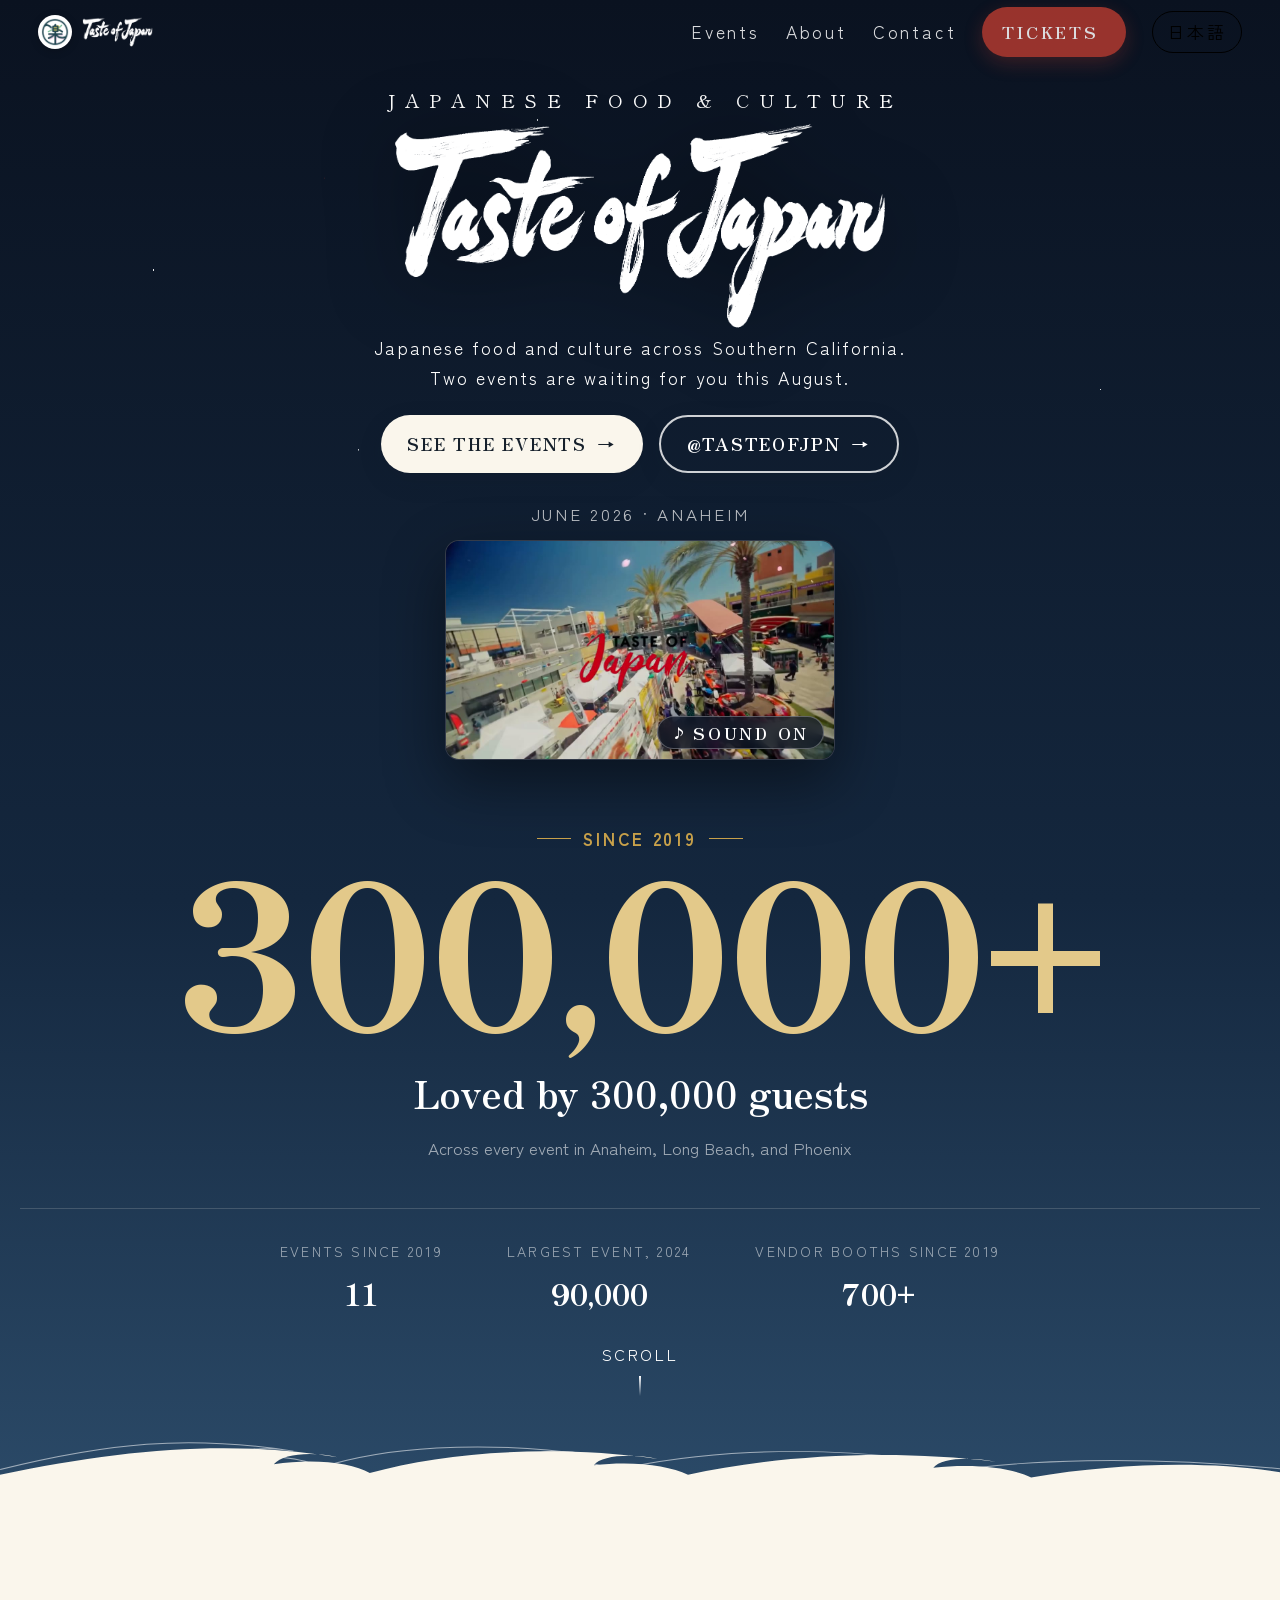
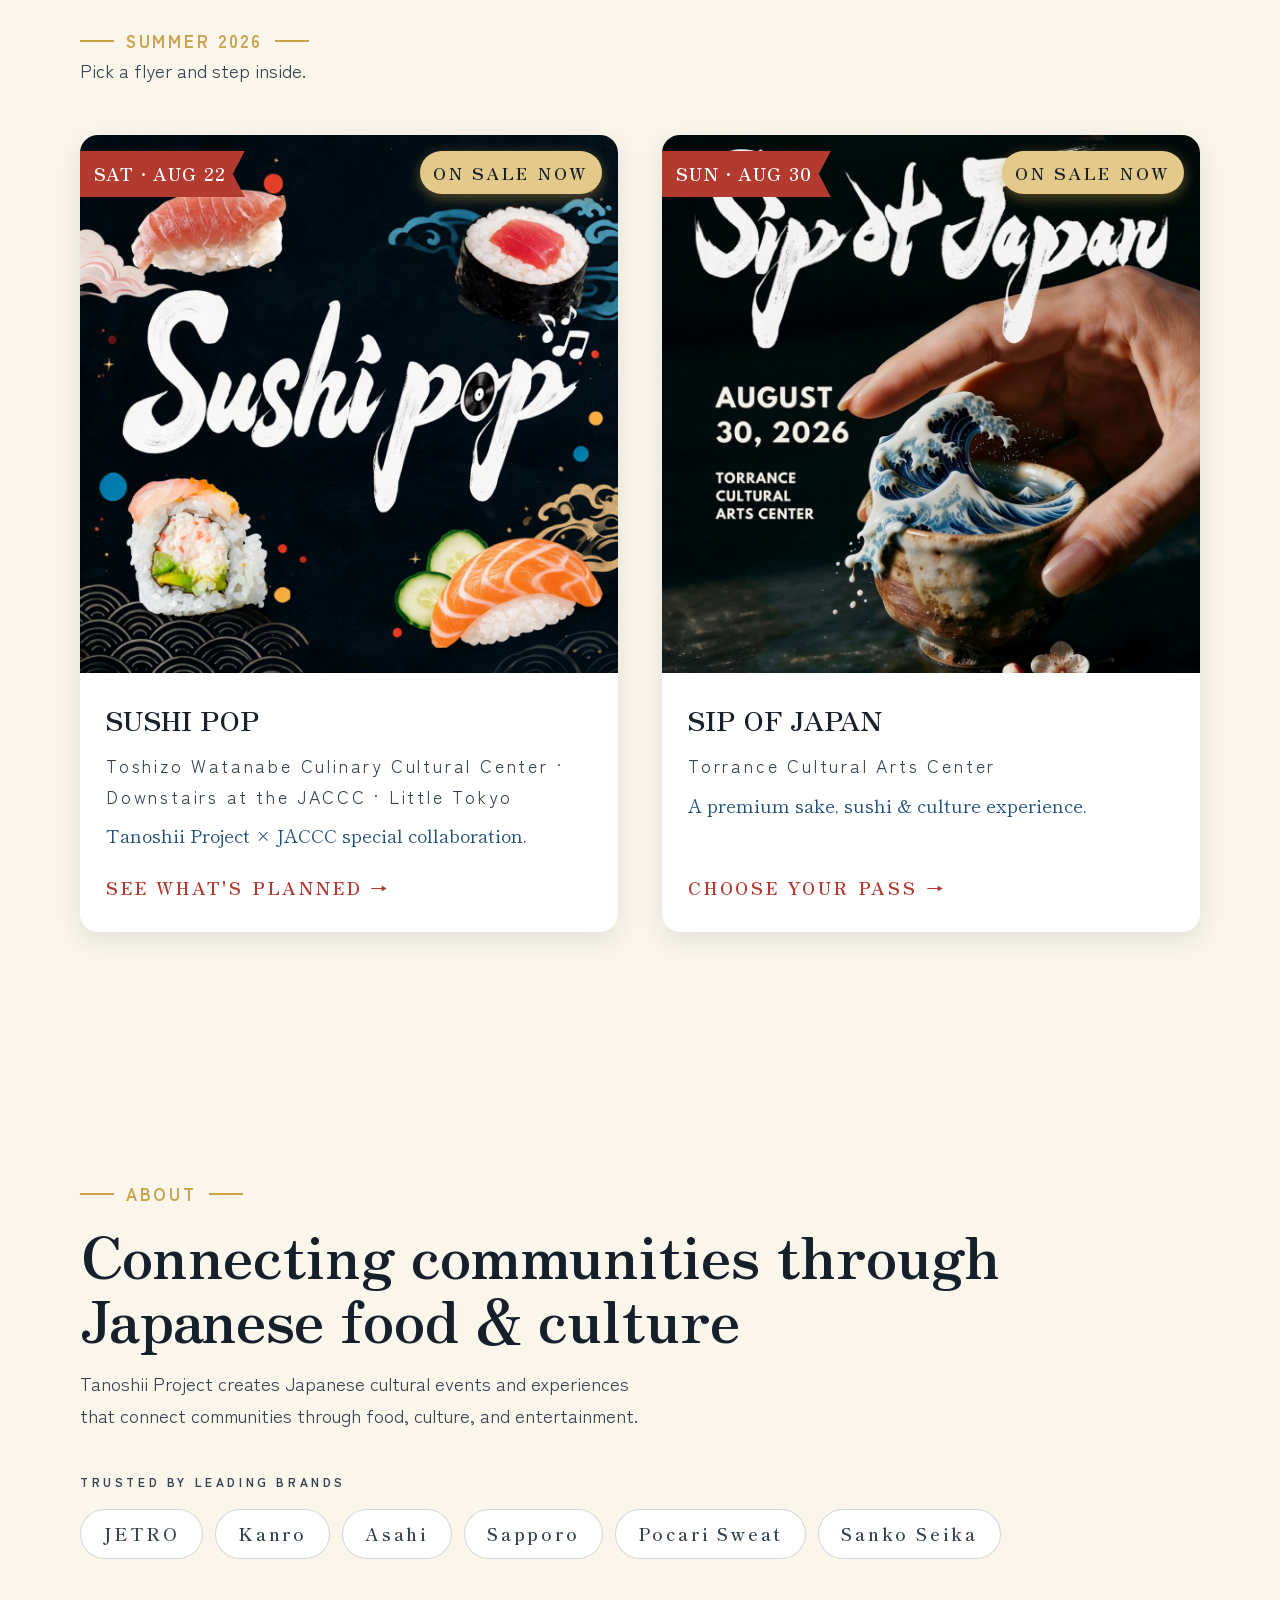
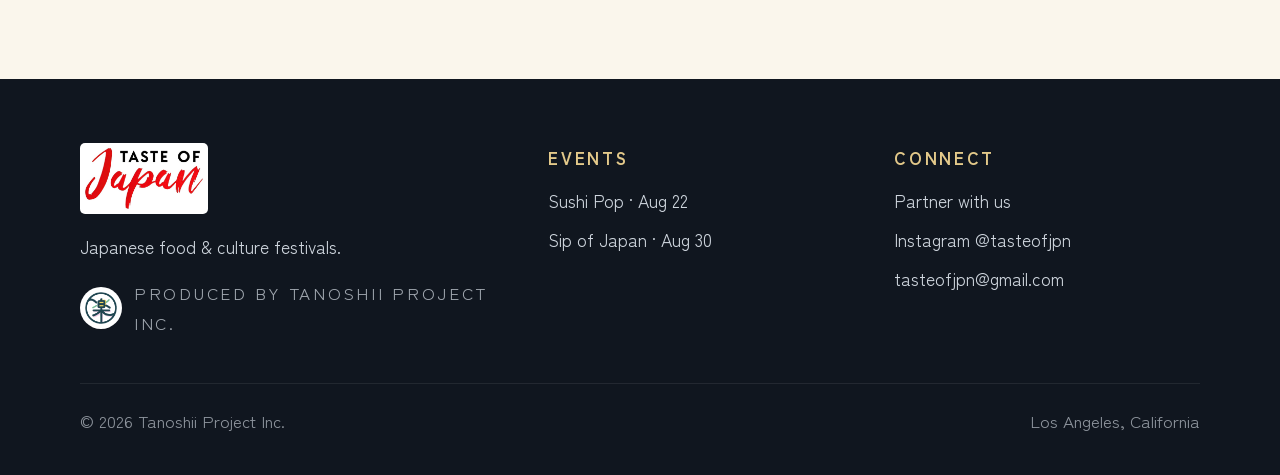
<file: index.html>
<!DOCTYPE html>
<html lang="en">
<head>
<meta charset="UTF-8">
<meta name="viewport" content="width=device-width, initial-scale=1.0">
<script>
/* Mark that JS is live, and recover the page if site.js never arrives. */
(function () {
  var d = document.documentElement;
  d.className += " js";
  setTimeout(function () {
    if (!d.classList.contains("site-ready")) d.classList.add("recovered");
  }, 3000);
})();
</script>
<title>Taste of Japan · Japanese Food & Culture Festivals</title>
<meta name="description" content="Taste of Japan brings Japanese food and culture festivals to Southern California. Presented by Tanoshii Project Inc.">
<meta property="og:title" content="Taste of Japan">
<meta property="og:description" content="Japanese food & culture in Southern California. Two events this August: Sushi Pop (Aug 22) and Sip of Japan (Aug 30).">
<meta property="og:image" content="https://www.tasteofjpn.com/assets/img/og-image.jpg">
<meta property="og:image:width" content="1200">
<meta property="og:image:height" content="630">
<link rel="canonical" href="https://www.tasteofjpn.com/">
<meta property="og:url" content="https://www.tasteofjpn.com/">
<meta name="twitter:card" content="summary_large_image">
<meta name="twitter:image" content="https://www.tasteofjpn.com/assets/img/og-image.jpg">
<meta property="og:type" content="website">
<link rel="preconnect" href="https://fonts.googleapis.com">
<link rel="preconnect" href="https://fonts.gstatic.com" crossorigin>
<link href="https://fonts.googleapis.com/css2?family=Zen+Antique&family=Zen+Old+Mincho:wght@700;900&family=Cormorant+Garamond:ital,wght@0,500;0,600;1,500&family=Permanent+Marker&family=Shippori+Mincho:wght@500;700&family=Zen+Kaku+Gothic+New:wght@400;500;700&display=swap" rel="stylesheet">
<link rel="stylesheet" href="css/site.css?v=99a1e327">
<link rel="alternate" hreflang="en" href="https://www.tasteofjpn.com/">
<link rel="alternate" hreflang="ja" href="https://www.tasteofjpn.com/?lang=ja">
<link rel="alternate" hreflang="x-default" href="https://www.tasteofjpn.com/">
<link rel="icon" type="image/png" href="assets/img/tanoshii-mark.png">
<script type="application/ld+json">
{
  "@context": "https://schema.org",
  "@type": "Organization",
  "name": "Taste of Japan",
  "alternateName": "Taste of Japan Festival",
  "url": "https://www.tasteofjpn.com/",
  "logo": "https://www.tasteofjpn.com/assets/img/logo-toj-brush.jpg",
  "description": "Taste of Japan brings Japanese food and culture festivals to Southern California. Presented by Tanoshii Project Inc.",
  "sameAs": ["https://www.instagram.com/tasteofjpn/"],
  "parentOrganization": { "@type": "Organization", "name": "Tanoshii Project Inc." }
}
</script>
</head>
<body data-sky-auto>

<!-- noren opening -->
<div class="noren" aria-hidden="true">
  <div class="noren-half left">
    <div class="noren-mark">
      <img class="noren-mark-img" src="assets/img/tanoshii-mark.png" alt="">
      <img class="noren-logo" src="assets/img/logo-taste-of-japan.png" alt="">
    </div>
  </div>
  <div class="noren-half right">
    <div class="noren-mark">
      <img class="noren-mark-img" src="assets/img/tanoshii-mark.png" alt="">
      <img class="noren-logo" src="assets/img/logo-taste-of-japan.png" alt="">
    </div>
  </div>
</div>

<canvas id="fx"></canvas>

<header class="site-header header-light">
  <div class="header-inner">
    <a class="brand" href="index.html">
      <img class="kamon-mark" src="assets/img/tanoshii-mark.png" alt="Tanoshii Project">
      <img class="brand-logo" src="assets/img/logo-taste-of-japan.png" alt="Taste of Japan">
    </a>
    <nav class="site-nav">
      <a href="#events" data-ja="イベント">Events</a>
      <a href="about.html" class="nav-optional" data-ja="私たちについて">About</a>
      <a href="#contact" class="nav-optional" data-ja="お問い合わせ">Contact</a>
      <a class="btn-ticket" href="#events" data-ja="チケット">Tickets</a>
      <button class="lang-toggle" aria-label="Switch language">日本語</button>
    </nav>
  </div>
</header>

<!-- hero -->
<section class="hero">
  <div class="hero-stars"></div>
  <div class="hero-inner">
    <p class="hero-kicker reveal" data-ja="日本の食と文化の祭典">JAPANESE FOOD &amp; CULTURE</p>
    <h1 class="reveal" data-delay="1">
      <img class="hero-logo" src="assets/img/logo-taste-of-japan.png" alt="Taste of Japan">
      <span class="sr-only">Taste of Japan</span>
    </h1>
    <p class="hero-sub reveal" data-delay="2" data-ja="南カリフォルニアで開催される、日本の食と文化の体験。この8月、2つのイベントが待っています。">
      Japanese food and culture across Southern California.<br>Two events are waiting for you this August.
    </p>
    <div class="hero-ctas reveal" data-delay="3">
      <a class="btn" href="#events" data-ja="イベントを見る">See the events</a>
      <a class="btn ghost" href="https://www.instagram.com/tasteofjpn/" target="_blank" rel="noopener">@tasteofjpn</a>
    </div>

    <div class="hero-recap reveal" data-delay="3">
      <p class="hero-recap-label" data-ja="2026年6月 · アナハイム">June 2026 · Anaheim</p>
      <!-- Silent 2MB loop autoplays; the 8MB version with sound loads on request. -->
      <div class="hero-recap-player" data-recap data-full="assets/video/toj-2026-recap.mp4">
        <video class="recap-video" autoplay muted loop playsinline preload="auto"
               poster="assets/video/toj-2026-recap-poster.jpg">
          <source src="assets/video/toj-2026-recap-loop.mp4" type="video/mp4">
          <p data-ja="お使いのブラウザは動画に対応していません。">Your browser does not support the video tag.</p>
        </video>
        <button class="recap-sound" type="button" data-ja="音を出す">Sound on</button>
      </div>
    </div>

    <div class="hero-track-record reveal" data-delay="3" style="margin-top: 56px;">
      <!-- TOTAL_GUESTS: 306,500 confirmed (2019-2024 = 196,500 from the Anaheim
           deck, plus 2025 spring 50,000, 2025 Winter Wonderland 20,000, and
           June 2026 40,000). Rounded down to 300,000+ on purpose. -->
      <p class="eyebrow" style="justify-content: center;" data-ja="2019年から">Since 2019</p>
      <div class="loved-num">300,000+</div>
      <h2 class="loved-head" data-ja="のべ30万人の皆様に愛されてきました">Loved by 300,000 guests</h2>
      <p class="loved-sub" data-ja="アナハイム・ロングビーチ・フェニックスでの全イベント合計">Across every event in Anaheim, Long Beach, and Phoenix</p>
      <div class="loved-proof">
        <div>
          <div class="y" data-ja="開催イベント数">Events since 2019</div>
          <div class="n">11</div>
        </div>
        <div>
          <div class="y" data-ja="最多動員（2024年）">Largest event, 2024</div>
          <div class="n">90,000</div>
        </div>
        <div>
          <div class="y" data-ja="のべ出店数（2019年から）">Vendor booths since 2019</div>
          <div class="n">700+</div>
        </div>
      </div>
    </div>

    <div class="scroll-cue reveal" data-delay="3" data-ja="スクロール">Scroll</div>
  </div>
  <svg class="hero-wave" viewBox="0 0 1440 190" preserveAspectRatio="none" aria-hidden="true">
    <path class="wave-line wave-draw" d="M0,120 C120,60 210,40 330,78 C300,66 268,72 258,96 C300,84 342,92 360,116 C430,70 540,52 660,86 C630,72 596,78 588,100 C630,92 668,100 690,122 C780,80 900,64 1020,94 C990,82 958,86 950,108 C994,98 1034,106 1056,128 C1150,96 1280,88 1440,118"/>
    <path class="wave-fill" d="M0,190 L0,132 C140,72 260,52 380,92 C350,78 318,84 308,108 C352,94 396,104 416,128 C500,80 620,62 740,96 C710,82 676,88 668,110 C712,100 752,110 774,132 C870,88 1000,72 1120,102 C1090,90 1058,94 1050,116 C1096,106 1138,116 1160,138 C1260,104 1360,100 1440,126 L1440,190 Z"/>
  </svg>
</section>

<!-- events -->
<section class="section" id="events">
  <div class="container">
    <p class="eyebrow reveal" data-ja="2026年 夏">Summer 2026</p>
    <p class="section-lead reveal" data-delay="2" data-ja="気になるチラシをタップして、詳しくチェックしてください。">Pick a flyer and step inside.</p>

    <div class="event-grid" style="margin-top: 48px;">
      <!-- To add a new event: copy an <a class="event-card"> block and swap the flyer, date, name, venue. -->
      <a class="event-card reveal" data-tilt="6" href="events/sushi-pop.html">
        <div class="flyer">
          <span class="date-ribbon">SAT · AUG 22</span>
          <span class="status-badge on-sale" data-ja="チケット販売中">On sale now</span>
          <img src="assets/img/sushi-pop-card-v3.jpg" alt="Sushi Pop" loading="lazy">
        </div>
        <div class="meta">
          <h3>SUSHI POP</h3>
          <p class="venue" data-ja="渡邊利三 文化調理センター（JACCC 地下）· リトル東京">Toshizo Watanabe Culinary Cultural Center · Downstairs at the JACCC · Little Tokyo</p>
          <p class="tagline" data-ja="Tanoshii Project × JACCC 特別コラボ。">Tanoshii Project &times; JACCC special collaboration.</p>
          <span class="card-cta" data-ja="内容を見る">See what's planned</span>
        </div>
      </a>

      <a class="event-card reveal" data-delay="1" data-tilt="6" href="events/sip-of-japan.html">
        <div class="flyer">
          <span class="date-ribbon">SUN · AUG 30</span>
          <span class="status-badge on-sale" data-ja="チケット販売中">On sale now</span>
          <img src="assets/img/sip-flyer.jpg" alt="Sip of Japan flyer · August 30 at Torrance Cultural Arts Center" loading="lazy">
        </div>
        <div class="meta">
          <h3>SIP OF JAPAN</h3>
          <p class="venue" data-ja="トーランス・カルチュラル・アーツ・センター">Torrance Cultural Arts Center</p>
          <p class="tagline" data-ja="日本酒・寿司・日本文化のプレミアム体験。">A premium sake, sushi &amp; culture experience.</p>
          <span class="card-cta" data-ja="パスを選ぶ">Choose your pass</span>
        </div>
      </a>
    </div>
  </div>
</section>

<!-- about + partners -->
<section class="section" id="about">
  <div class="container">
    <p class="eyebrow reveal" data-ja="私たちについて">About</p>
    <h2 class="section-title reveal" data-delay="1" data-ja="人と地域を、日本の食と文化でつなぐ">Connecting communities through Japanese food &amp; culture</h2>
    <p class="section-lead reveal" data-delay="2" data-ja="Tanoshii Project は、日本文化・食・エンターテインメントを通じて人と地域をつなぐイベントを展開しています。">
      Tanoshii Project creates Japanese cultural events and experiences that connect communities through food, culture, and entertainment.
    </p>
    <div style="margin-top: 40px;">
      <h4 style="font-size:12px; letter-spacing:.3em; text-transform:uppercase; color:var(--ink-soft); margin-bottom:16px;" class="reveal" data-ja="信頼をいただいているブランド">Trusted by leading brands</h4>
      <div class="chip-row reveal" data-delay="1">
        <span class="chip">JETRO</span>
        <span class="chip">Kanro</span>
        <span class="chip">Asahi</span>
        <span class="chip">Sapporo</span>
        <span class="chip">Pocari Sweat</span>
        <span class="chip">Sanko Seika</span>
      </div>
    </div>
  </div>
</section>


<!-- footer -->
<footer class="site-footer" id="contact">
  <div class="container">
    <div class="footer-grid">
      <div>
        <img class="footer-logo" src="assets/img/logo-toj-brush.jpg" alt="Taste of Japan">
        <p data-ja="日本の食と文化の祭典。">Japanese food &amp; culture festivals.</p>
        <div class="footer-producer">
          <img src="assets/img/tanoshii-mark.png" alt="Tanoshii Project">
          <span data-ja="企画・運営 Tanoshii Project Inc.">Produced by Tanoshii Project Inc.</span>
        </div>
      </div>
      <div>
        <h4 data-ja="イベント">Events</h4>
        <ul>
          <li><a href="events/sushi-pop.html">Sushi Pop · Aug 22</a></li>
          <li><a href="events/sip-of-japan.html">Sip of Japan · Aug 30</a></li>
        </ul>
      </div>
      <div>
        <h4 data-ja="つながる">Connect</h4>
        <ul>
          <li><a href="about.html#partner" data-ja="協賛のご案内">Partner with us</a></li>
          <li><a href="https://www.instagram.com/tasteofjpn/" target="_blank" rel="noopener">Instagram @tasteofjpn</a></li>
          <li><a href="mailto:tasteofjpn@gmail.com">tasteofjpn@gmail.com</a></li>
        </ul>
      </div>
    </div>
    <div class="footer-bottom">
      <span>© 2026 Tanoshii Project Inc.</span>
      <span data-ja="ロサンゼルス、カリフォルニア">Los Angeles, California</span>
    </div>
  </div>
</footer>

<script src="js/site.js?v=fffb9bc2"></script>
</body>
</html>
</file>
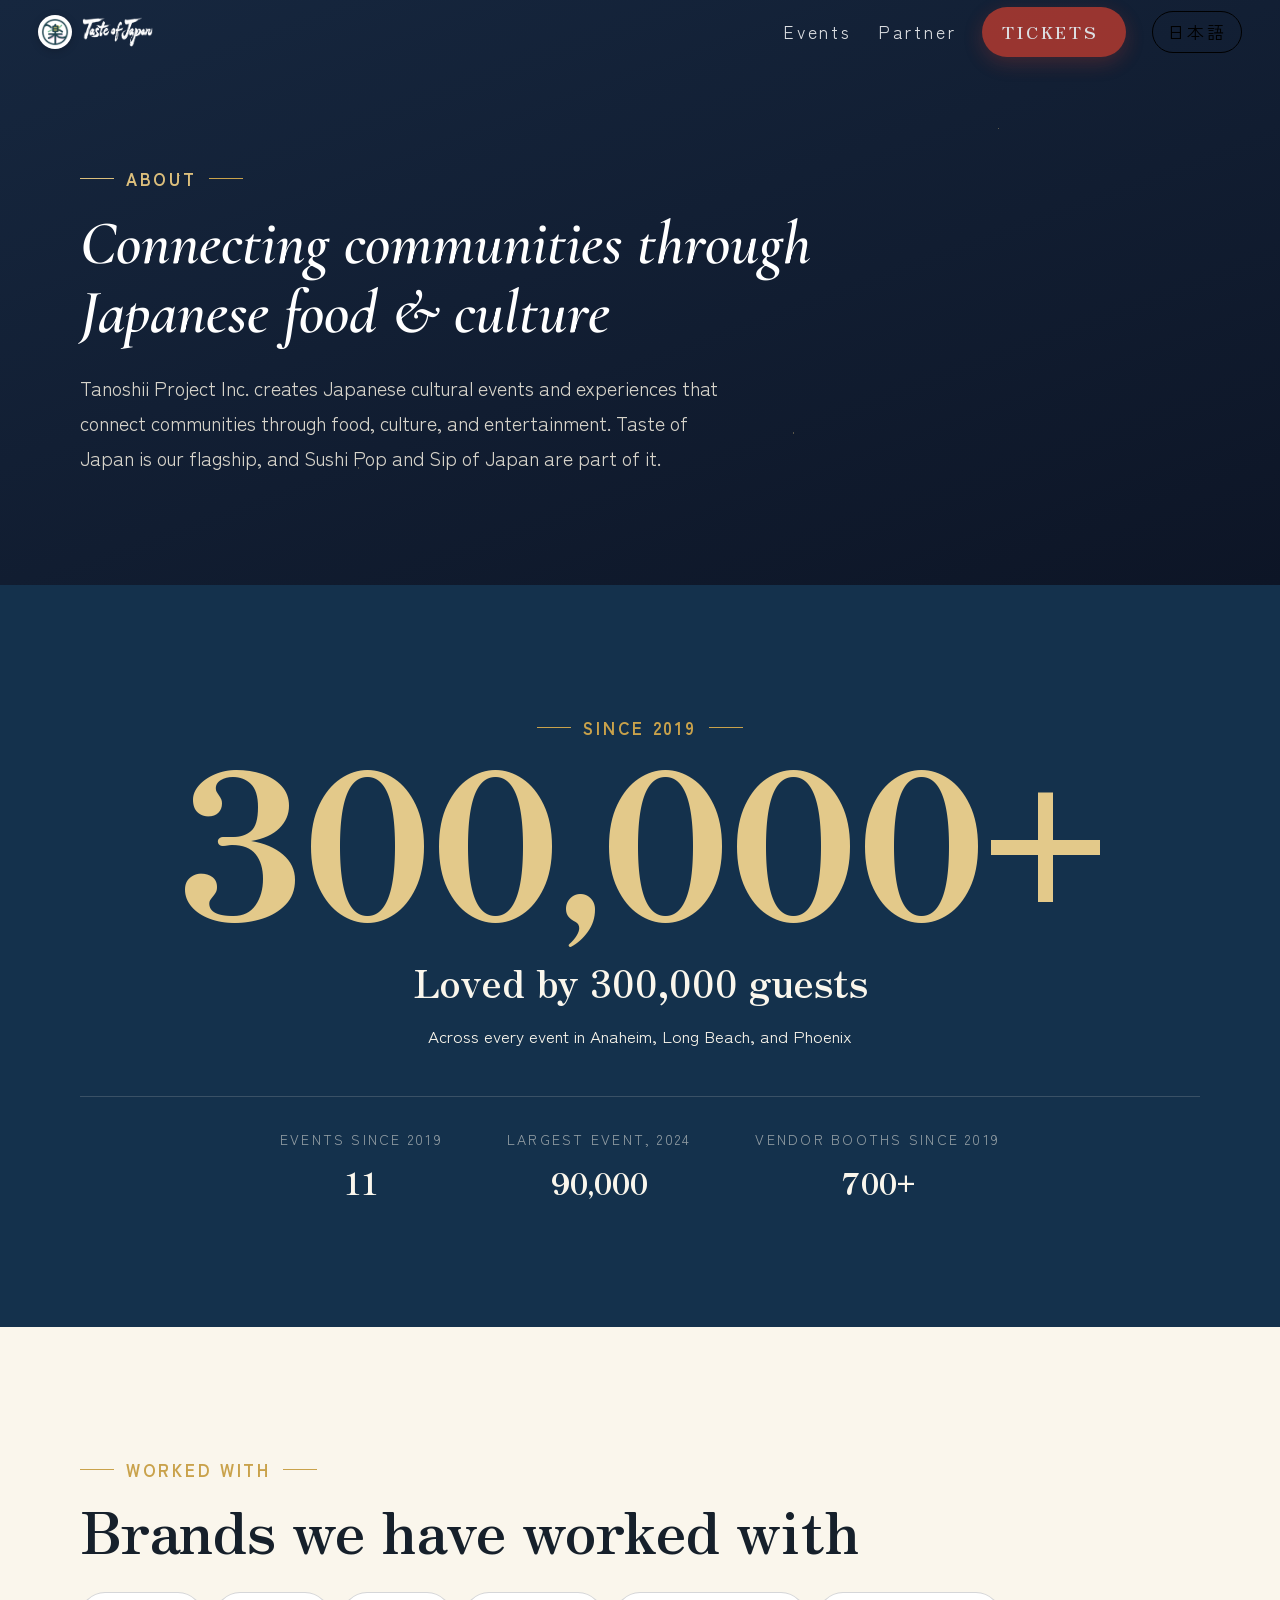
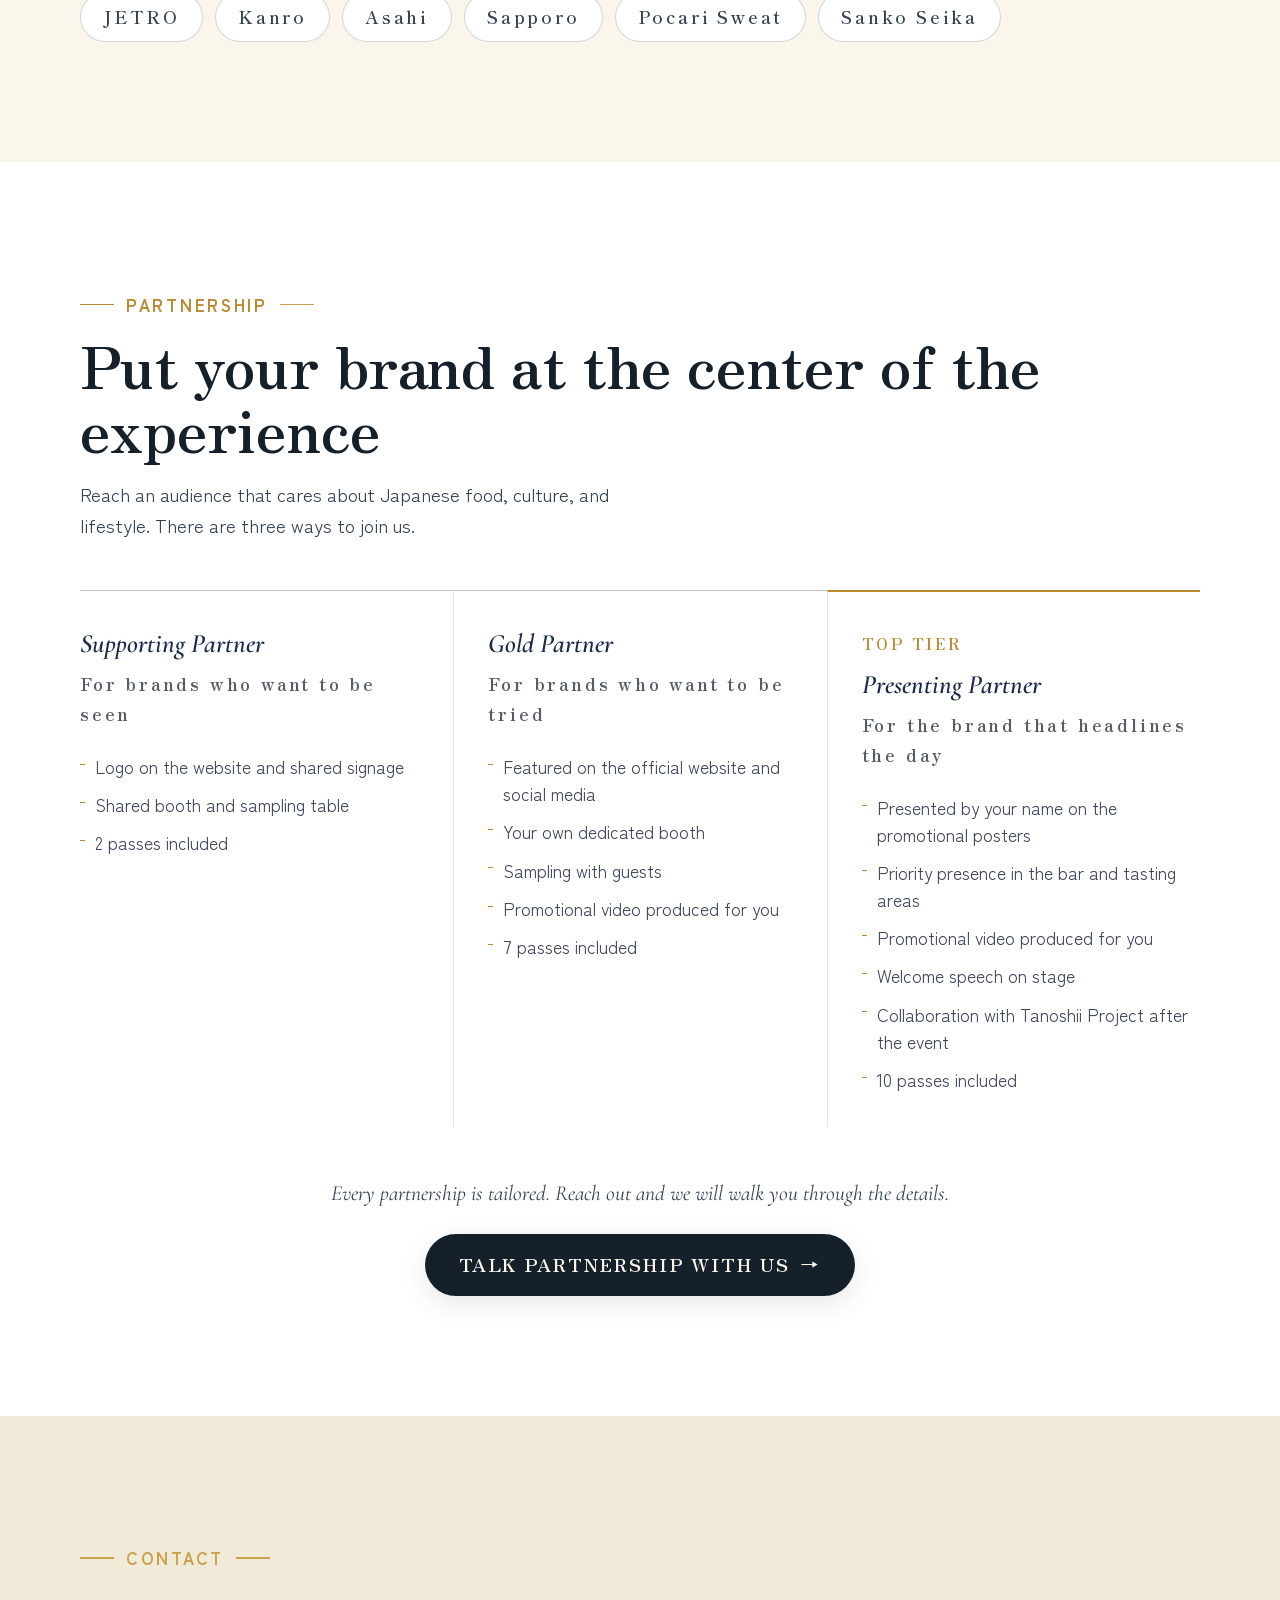
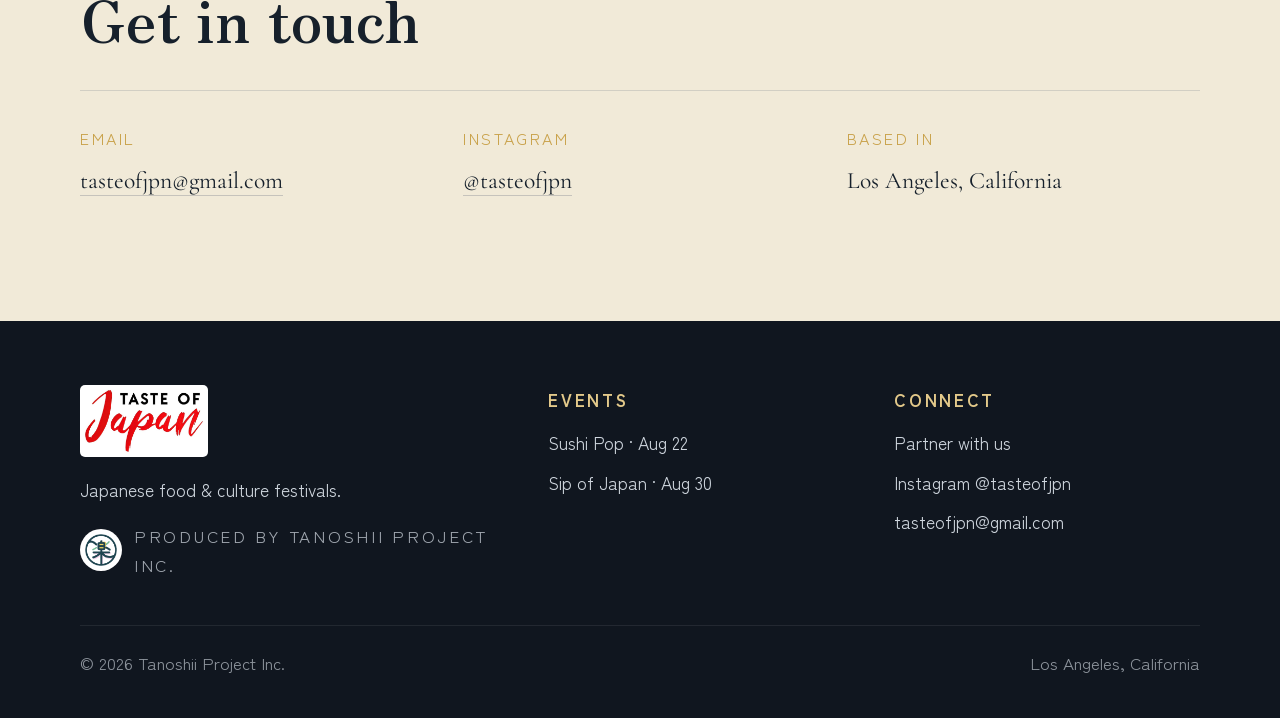
<file: about.html>
<!DOCTYPE html>
<html lang="en">
<head>
<meta charset="UTF-8">
<meta name="viewport" content="width=device-width, initial-scale=1.0">
<script>
/* Mark that JS is live, and recover the page if site.js never arrives. */
(function () {
  var d = document.documentElement;
  d.className += " js";
  setTimeout(function () {
    if (!d.classList.contains("site-ready")) d.classList.add("recovered");
  }, 3000);
})();
</script>
<title>About · Taste of Japan</title>
<meta name="description" content="Taste of Japan is produced by Tanoshii Project Inc., creating Japanese food and culture festivals across Southern California. Partnership and sponsorship enquiries welcome.">
<meta property="og:title" content="About Taste of Japan">
<meta property="og:description" content="Japanese food and culture festivals produced by Tanoshii Project Inc. Partnership and sponsorship enquiries welcome.">
<meta property="og:image" content="https://www.tasteofjpn.com/assets/img/og-image.jpg">
<meta property="og:image:width" content="1200">
<meta property="og:image:height" content="630">
<link rel="canonical" href="https://www.tasteofjpn.com/about.html">
<meta property="og:url" content="https://www.tasteofjpn.com/about.html">
<meta name="twitter:card" content="summary_large_image">
<meta name="twitter:image" content="https://www.tasteofjpn.com/assets/img/og-image.jpg">
<meta property="og:type" content="website">
<link rel="preconnect" href="https://fonts.googleapis.com">
<link rel="preconnect" href="https://fonts.gstatic.com" crossorigin>
<link href="https://fonts.googleapis.com/css2?family=Zen+Antique&family=Zen+Old+Mincho:wght@700;900&family=Cormorant+Garamond:ital,wght@0,500;0,600;1,500&family=Permanent+Marker&family=Shippori+Mincho:wght@500;700&family=Zen+Kaku+Gothic+New:wght@400;500;700&display=swap" rel="stylesheet">
<link rel="stylesheet" href="css/site.css?v=99a1e327">
<link rel="stylesheet" href="css/about.css?v=7f161044">
<link rel="alternate" hreflang="en" href="https://www.tasteofjpn.com/about.html">
<link rel="alternate" hreflang="ja" href="https://www.tasteofjpn.com/about.html?lang=ja">
<link rel="alternate" hreflang="x-default" href="https://www.tasteofjpn.com/about.html">
<link rel="icon" type="image/png" href="assets/img/tanoshii-mark.png">
</head>
<body class="about-page dark-header">

<canvas id="fx"></canvas>

<header class="site-header header-light">
  <div class="header-inner">
    <a class="brand" href="index.html">
      <img class="kamon-mark" src="assets/img/tanoshii-mark.png" alt="Tanoshii Project">
      <img class="brand-logo" src="assets/img/logo-taste-of-japan.png" alt="Taste of Japan">
    </a>
    <nav class="site-nav">
      <a href="index.html#events" data-ja="イベント">Events</a>
      <a href="#partner" class="nav-optional" data-ja="協賛">Partner</a>
      <a class="btn-ticket" href="index.html#events" data-ja="チケット">Tickets</a>
      <button class="lang-toggle" aria-label="Switch language">日本語</button>
    </nav>
  </div>
</header>

<!-- intro -->
<section class="about-hero">
  <div class="container">
    <p class="eyebrow reveal" data-ja="私たちについて">About</p>
    <h1 class="about-title reveal" data-delay="1" data-ja="人と地域を、日本の食と文化でつなぐ">Connecting communities through Japanese food &amp; culture</h1>
    <p class="about-lead reveal" data-delay="2" data-ja="Tanoshii Project Inc. は、日本文化・食・エンターテインメントを通じて人と地域をつなぐイベントを企画・運営しています。Taste of Japan はそのフラッグシップであり、Sushi Pop や Sip of Japan もその一部です。">
      Tanoshii Project Inc. creates Japanese cultural events and experiences that connect communities through food, culture, and entertainment. Taste of Japan is our flagship, and Sushi Pop and Sip of Japan are part of it.
    </p>
  </div>
</section>

<!-- track record -->
<section class="section stat-band">
  <div class="container" style="text-align: center;">
    <!-- TOTAL_GUESTS: 306,500 confirmed. See index.html. Rounded down. -->
    <p class="eyebrow reveal" style="justify-content: center;" data-ja="2019年から">Since 2019</p>
    <div class="loved-num reveal" data-delay="1">300,000+</div>
    <h2 class="loved-head reveal" data-delay="1" data-ja="のべ30万人の皆様に愛されてきました">Loved by 300,000 guests</h2>
    <p class="loved-sub reveal" data-delay="2" data-ja="アナハイム・ロングビーチ・フェニックスでの全イベント合計">Across every event in Anaheim, Long Beach, and Phoenix</p>
    <div class="loved-proof reveal" data-delay="2">
      <div>
        <div class="y" data-ja="開催イベント数">Events since 2019</div>
        <div class="n">11</div>
      </div>
      <div>
        <div class="y" data-ja="最多動員（2024年）">Largest event, 2024</div>
        <div class="n">90,000</div>
      </div>
      <div>
        <div class="y" data-ja="のべ出店数（2019年から）">Vendor booths since 2019</div>
        <div class="n">700+</div>
      </div>
    </div>
  </div>
</section>

<!-- brands -->
<section class="section">
  <div class="container">
    <p class="eyebrow reveal" data-ja="これまでのお取引">Worked with</p>
    <h2 class="section-title reveal" data-delay="1" data-ja="ご一緒してきたブランド">Brands we have worked with</h2>
    <div class="chip-row reveal" data-delay="1" style="margin-top: 30px;">
      <span class="chip">JETRO</span>
      <span class="chip">Kanro</span>
      <span class="chip">Asahi</span>
      <span class="chip">Sapporo</span>
      <span class="chip">Pocari Sweat</span>
      <span class="chip">Sanko Seika</span>
    </div>
  </div>
</section>

<!-- partnership -->
<section class="section partner-section" id="partner">
  <div class="container">
    <p class="eyebrow reveal" data-ja="協賛・パートナーシップ">Partnership</p>
    <h2 class="section-title reveal" data-delay="1" data-ja="ブランドを、体験の中心に">Put your brand at the center of the experience</h2>
    <p class="section-lead reveal" data-delay="2" data-ja="日本の食・文化・ライフスタイルに関心の高い来場者とつながる機会です。3つの関わり方をご用意しています。">
      Reach an audience that cares about Japanese food, culture, and lifestyle. There are three ways to join us.
    </p>

    <div class="tier-table on-light reveal" data-delay="1">
      <div class="tier">
        <p class="tier-name">Supporting Partner</p>
        <p class="tier-note" data-ja="まずは名前を並べたい方に">For brands who want to be seen</p>
        <ul class="tier-list">
          <li data-ja="公式サイト・共有看板にロゴ掲載">Logo on the website and shared signage</li>
          <li data-ja="共有ブース／サンプリングテーブル">Shared booth and sampling table</li>
          <li data-ja="パス2枚">2 passes included</li>
        </ul>
      </div>

      <div class="tier">
        <p class="tier-name">Gold Partner</p>
        <p class="tier-note" data-ja="来場者に直接届けたい方に">For brands who want to be tried</p>
        <ul class="tier-list">
          <li data-ja="公式サイト・SNSで個別紹介">Featured on the official website and social media</li>
          <li data-ja="単独の標準ブース">Your own dedicated booth</li>
          <li data-ja="サンプリング実施">Sampling with guests</li>
          <li data-ja="宣伝動画の制作">Promotional video produced for you</li>
          <li data-ja="パス7枚">7 passes included</li>
        </ul>
      </div>

      <div class="tier is-top">
        <p class="tier-flag" data-ja="最上位">Top tier</p>
        <p class="tier-name">Presenting Partner</p>
        <p class="tier-note" data-ja="イベントの顔になりたい方に">For the brand that headlines the day</p>
        <ul class="tier-list">
          <li data-ja="宣伝ポスターに Presented by として社名掲載">Presented by your name on the promotional posters</li>
          <li data-ja="バー・試飲エリアの優先展開">Priority presence in the bar and tasting areas</li>
          <li data-ja="宣伝動画の制作">Promotional video produced for you</li>
          <li data-ja="ウェルカムスピーチ登壇">Welcome speech on stage</li>
          <li data-ja="イベント後のTanoshii Projectとのコラボ">Collaboration with Tanoshii Project after the event</li>
          <li data-ja="パス10枚">10 passes included</li>
        </ul>
      </div>
    </div>

    <div class="sponsor-close reveal">
      <p data-ja="プランはブランドに合わせて調整できます。詳しい内容はお気軽にお問い合わせください。">Every partnership is tailored. Reach out and we will walk you through the details.</p>
      <a class="btn" href="mailto:tasteofjpn@gmail.com?subject=Taste%20of%20Japan%20Partnership" data-ja="協賛について相談する">Talk partnership with us</a>
    </div>
  </div>
</section>

<!-- contact -->
<section class="section contact-band">
  <div class="container">
    <p class="eyebrow reveal" data-ja="お問い合わせ">Contact</p>
    <h2 class="section-title reveal" data-delay="1" data-ja="ご連絡ください">Get in touch</h2>
    <div class="contact-grid reveal" data-delay="1">
      <div>
        <p class="contact-label" data-ja="メール">Email</p>
        <p class="contact-value"><a href="mailto:tasteofjpn@gmail.com">tasteofjpn@gmail.com</a></p>
      </div>
      <div>
        <p class="contact-label" data-ja="Instagram">Instagram</p>
        <p class="contact-value"><a href="https://www.instagram.com/tasteofjpn/" target="_blank" rel="noopener">@tasteofjpn</a></p>
      </div>
      <div>
        <p class="contact-label" data-ja="所在地">Based in</p>
        <p class="contact-value" data-ja="ロサンゼルス、カリフォルニア">Los Angeles, California</p>
      </div>
    </div>
  </div>
</section>

<!-- footer -->
<footer class="site-footer">
  <div class="container">
    <div class="footer-grid">
      <div>
        <img class="footer-logo" src="assets/img/logo-toj-brush.jpg" alt="Taste of Japan">
        <p data-ja="日本の食と文化の祭典。">Japanese food &amp; culture festivals.</p>
        <div class="footer-producer">
          <img src="assets/img/tanoshii-mark.png" alt="Tanoshii Project">
          <span data-ja="企画・運営 Tanoshii Project Inc.">Produced by Tanoshii Project Inc.</span>
        </div>
      </div>
      <div>
        <h4 data-ja="イベント">Events</h4>
        <ul>
          <li><a href="events/sushi-pop.html">Sushi Pop · Aug 22</a></li>
          <li><a href="events/sip-of-japan.html">Sip of Japan · Aug 30</a></li>
        </ul>
      </div>
      <div>
        <h4 data-ja="つながる">Connect</h4>
        <ul>
          <li><a href="#partner" data-ja="協賛のご案内">Partner with us</a></li>
          <li><a href="https://www.instagram.com/tasteofjpn/" target="_blank" rel="noopener">Instagram @tasteofjpn</a></li>
          <li><a href="mailto:tasteofjpn@gmail.com">tasteofjpn@gmail.com</a></li>
        </ul>
      </div>
    </div>
    <div class="footer-bottom">
      <span>© 2026 Tanoshii Project Inc.</span>
      <span data-ja="ロサンゼルス、カリフォルニア">Los Angeles, California</span>
    </div>
  </div>
</footer>

<script src="js/site.js?v=fffb9bc2"></script>
</body>
</html>
</file>
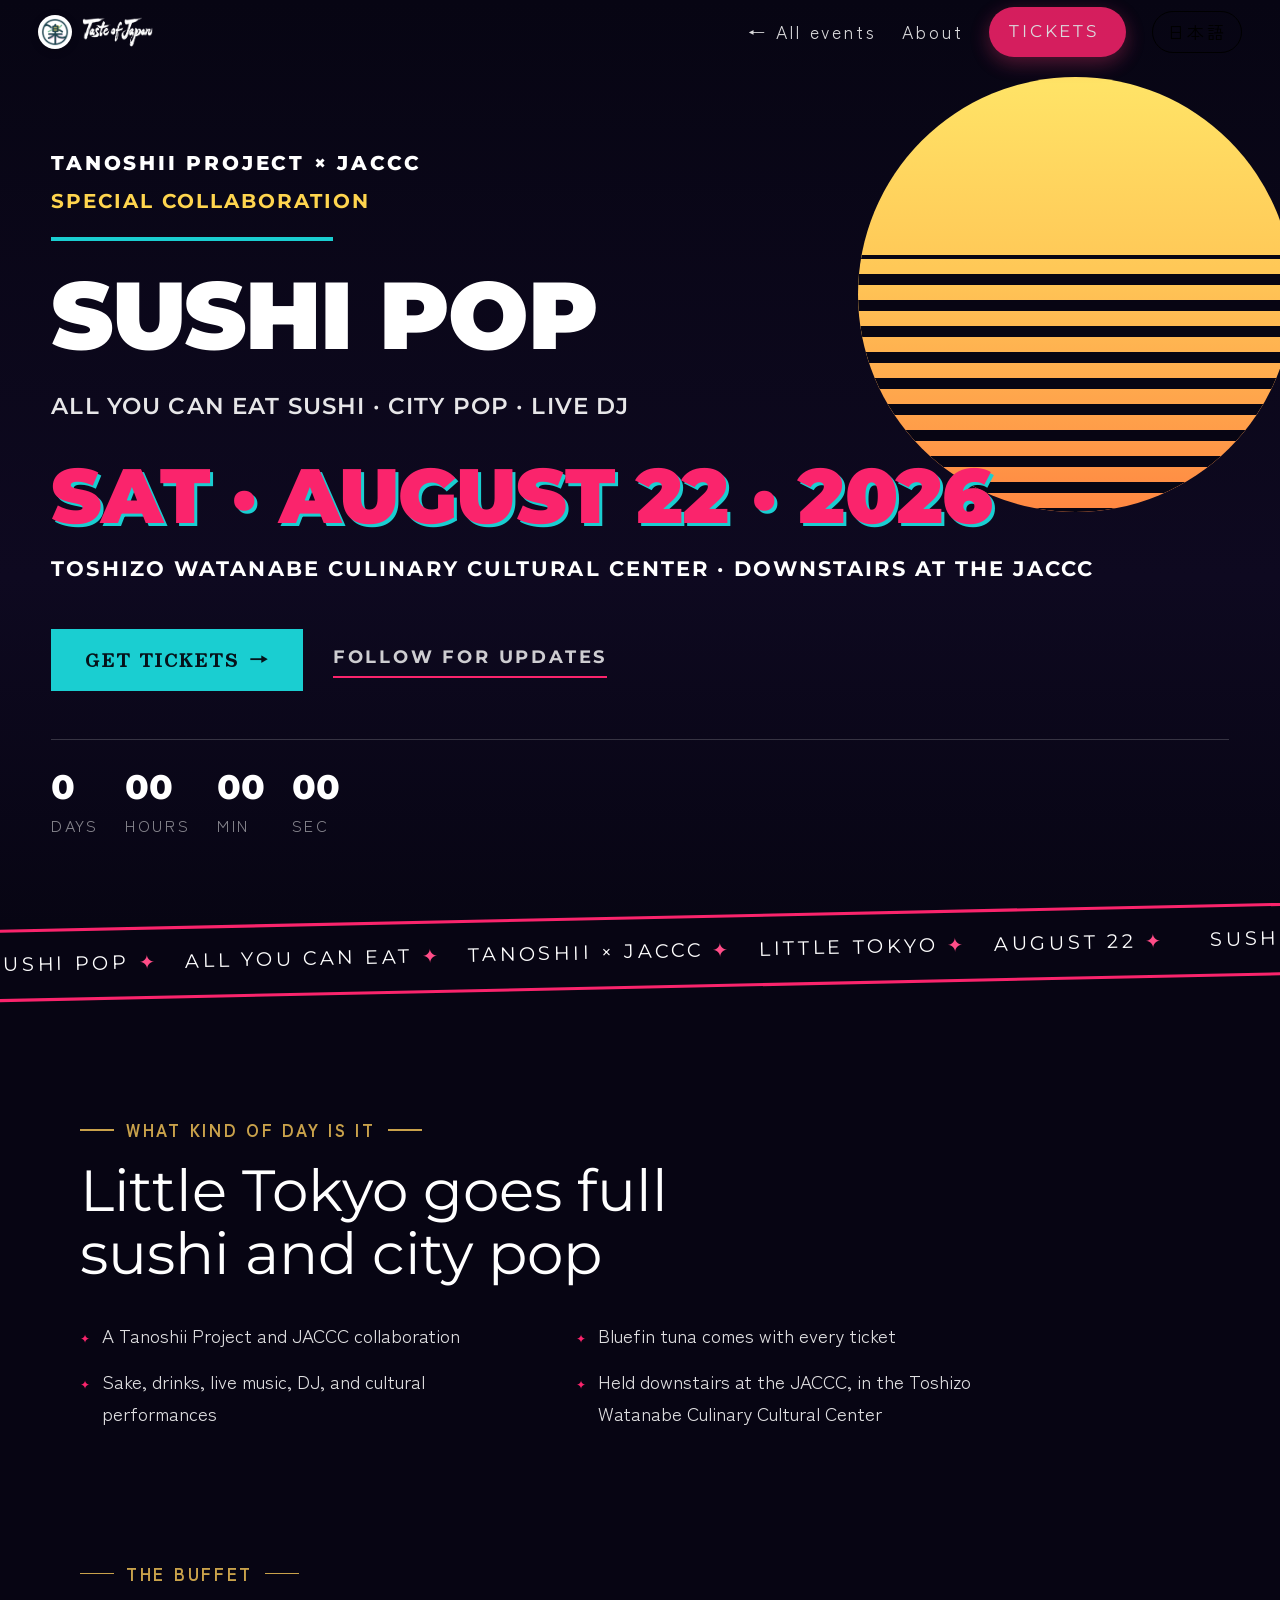
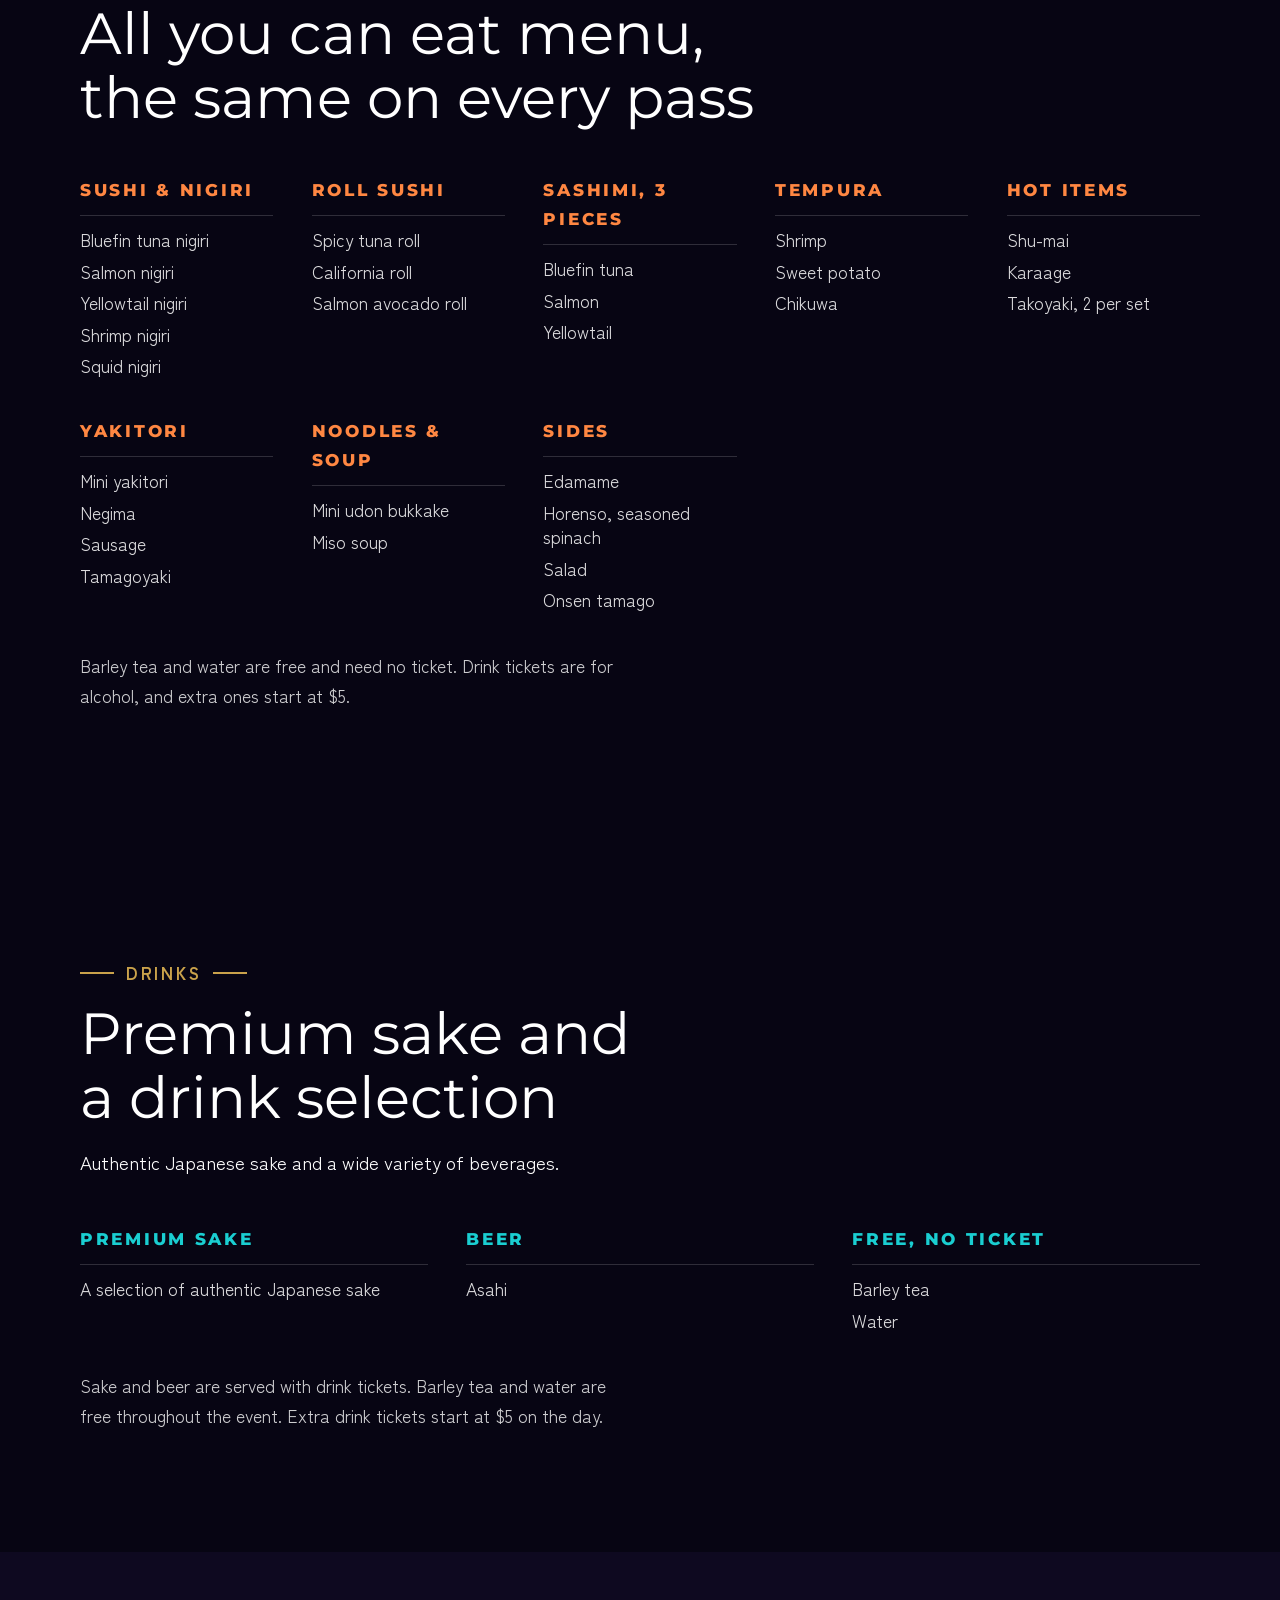
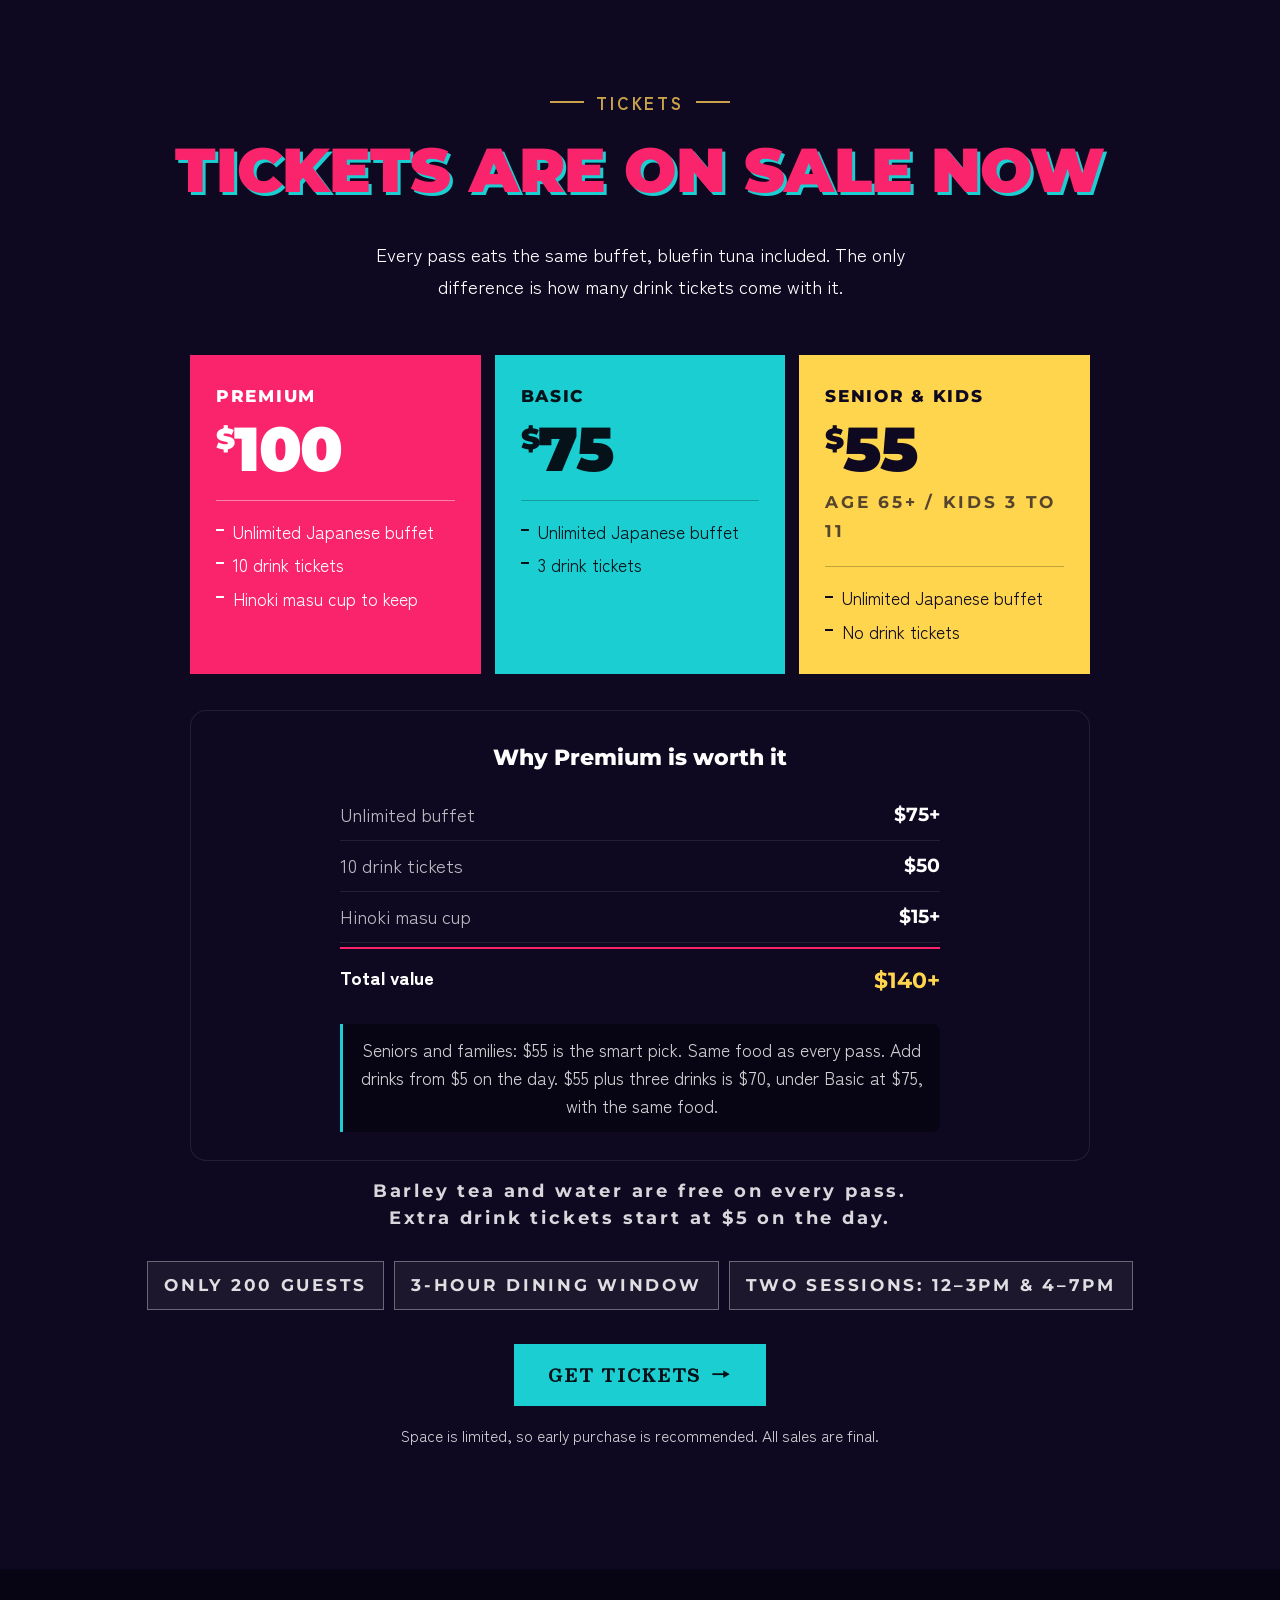
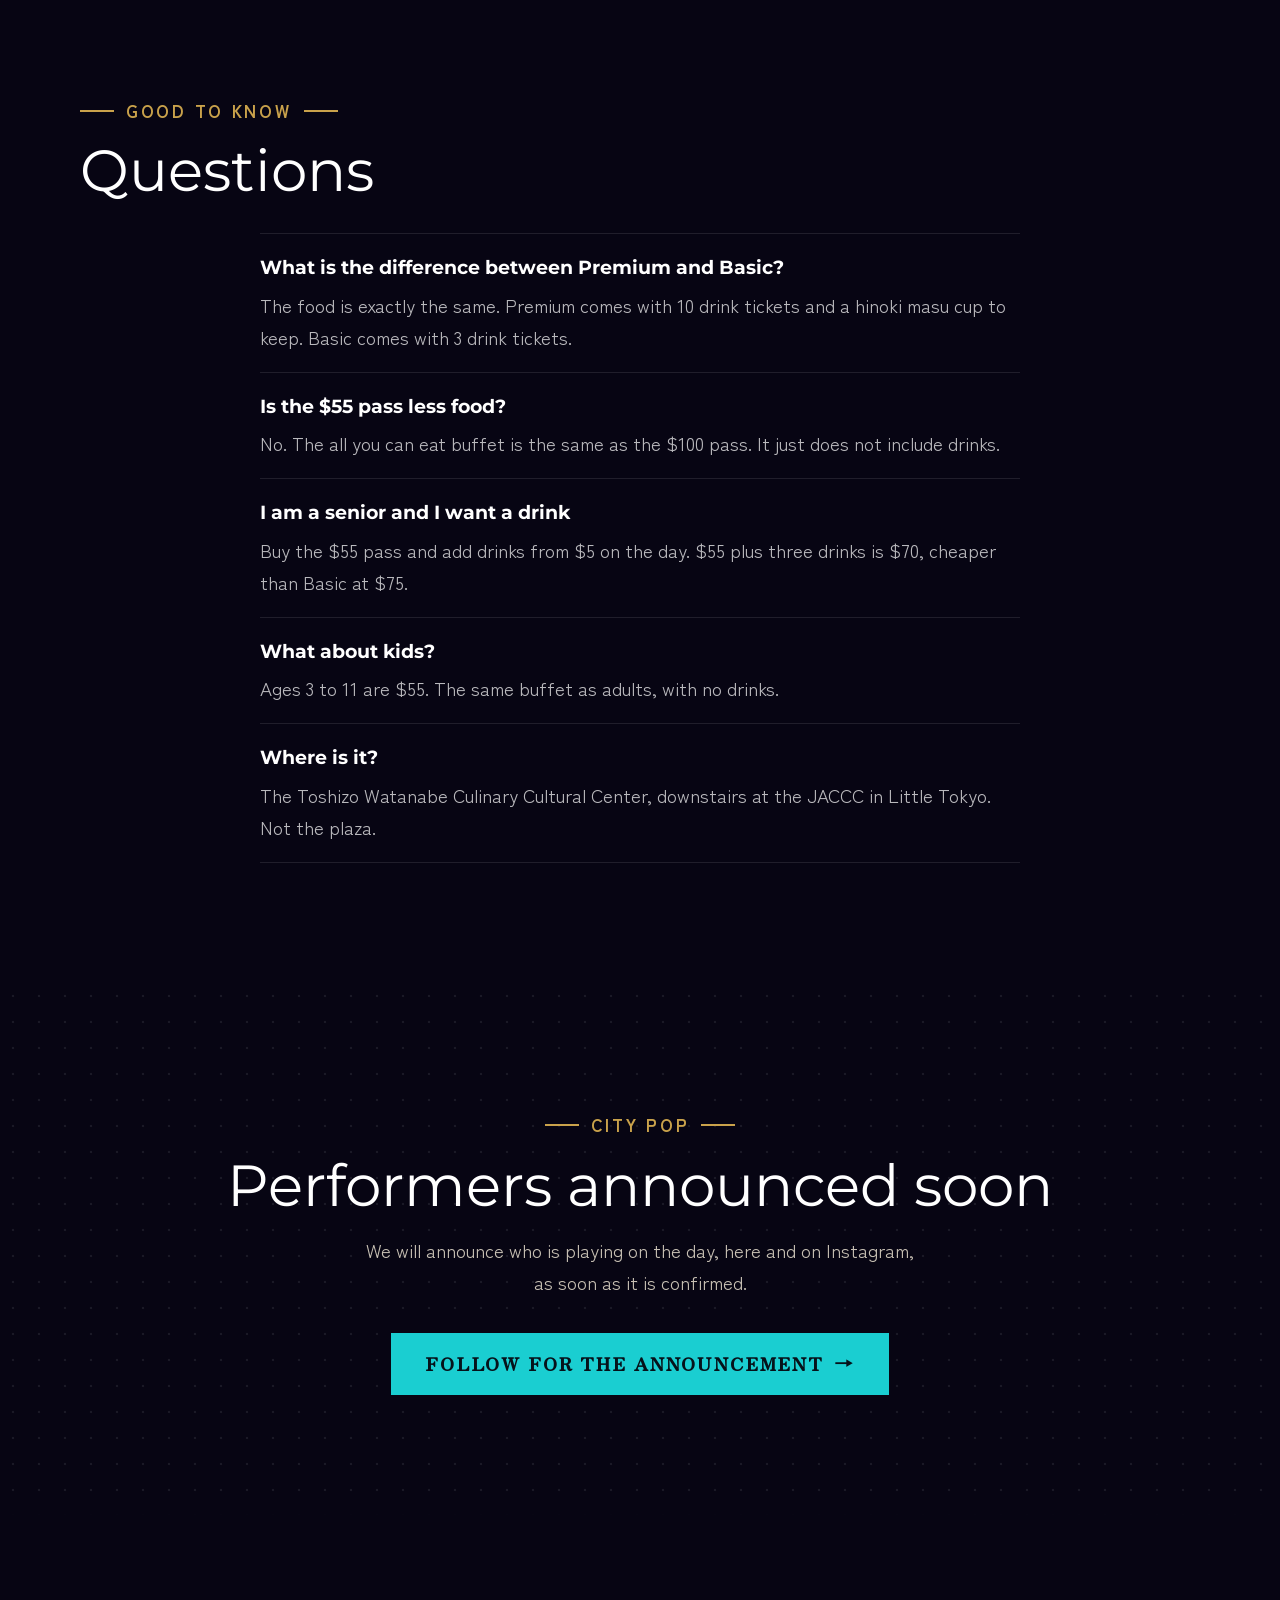
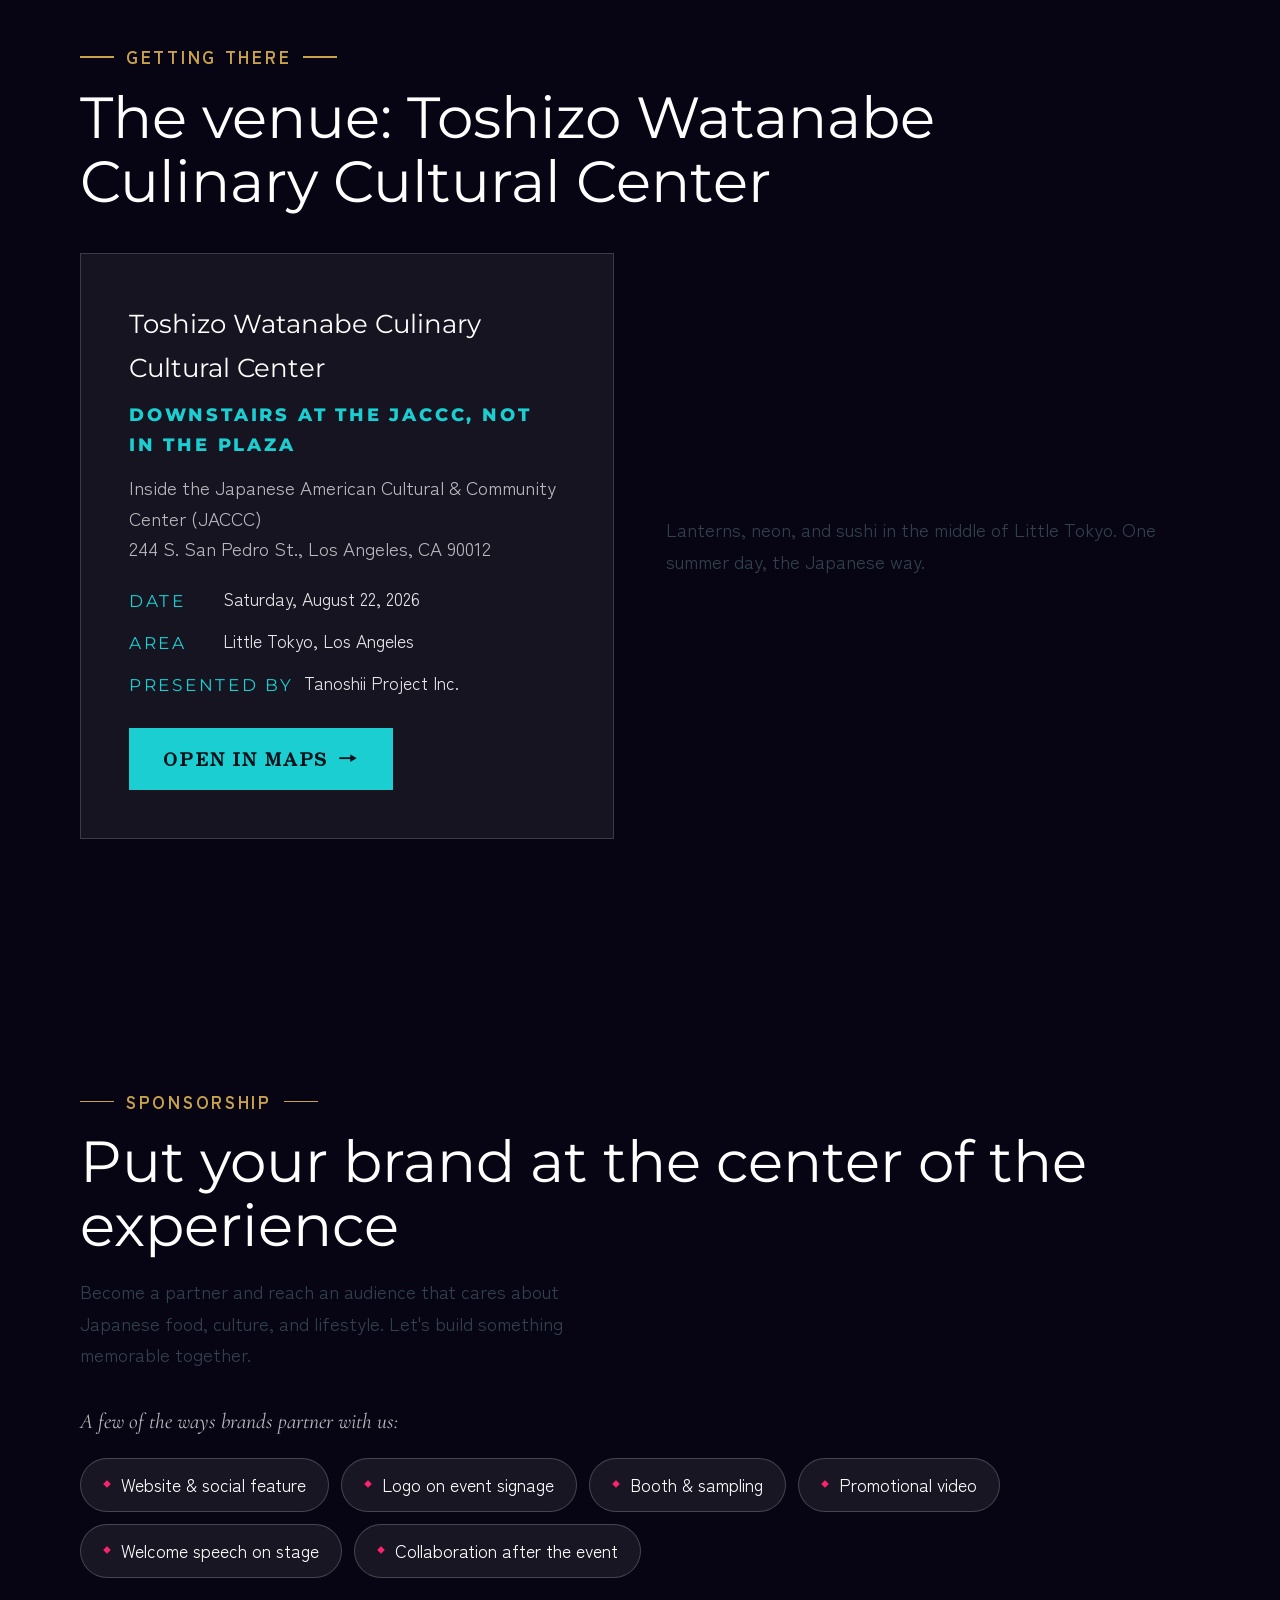
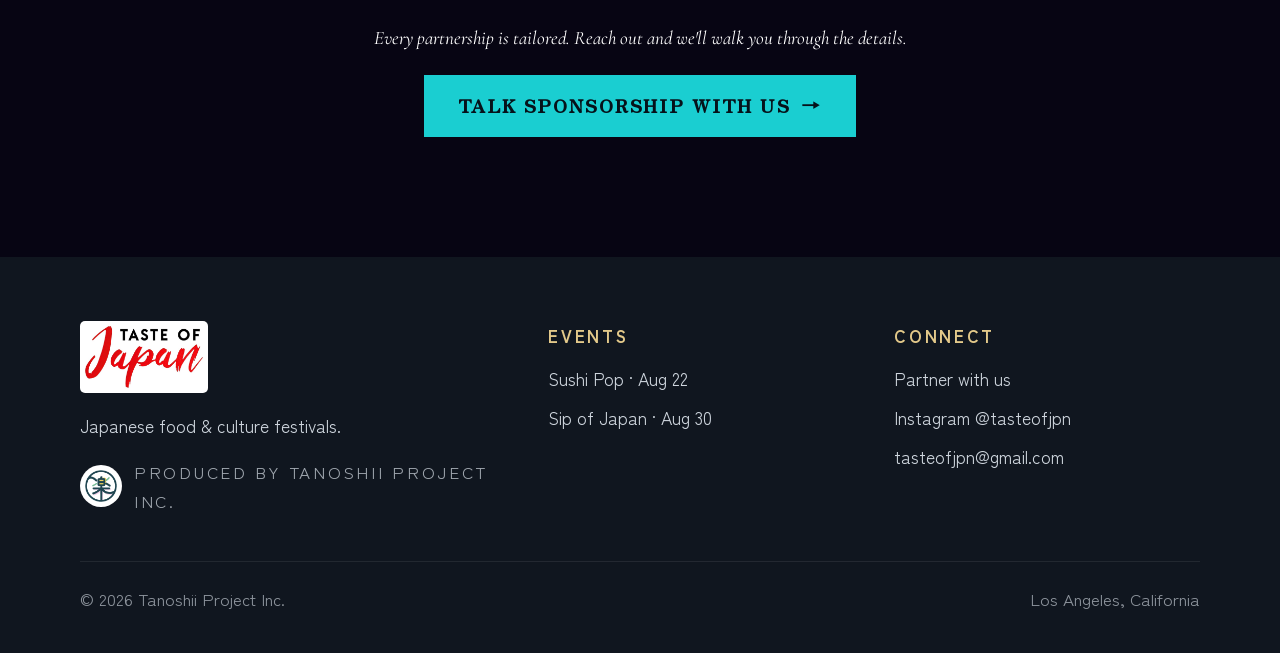
<file: events/sushi-pop.html>
<!DOCTYPE html>
<html lang="en">
<head>
<meta charset="UTF-8">
<meta name="viewport" content="width=device-width, initial-scale=1.0">
<script>
/* Mark that JS is live, and recover the page if site.js never arrives. */
(function () {
  var d = document.documentElement;
  d.className += " js";
  setTimeout(function () {
    if (!d.classList.contains("site-ready")) d.classList.add("recovered");
  }, 3000);
})();
</script>
<title>Sushi Pop · Aug 22, 2026 · Little Tokyo | Taste of Japan</title>
<meta name="description" content="Sushi Pop, a Tanoshii Project and JACCC special collaboration. A 3-hour all-you-can-eat Japanese buffet. Saturday, August 22, 2026 at the Toshizo Watanabe Culinary Cultural Center, downstairs at the JACCC in Little Tokyo, Los Angeles.">
<meta property="og:title" content="Sushi Pop · Tanoshii Project x JACCC · Sat, Aug 22, 2026">
<meta property="og:description" content="A 3-hour all-you-can-eat Japanese buffet in Little Tokyo. Saturday August 22.">
<meta property="og:image" content="https://www.tasteofjpn.com/assets/img/og-sushi-pop.jpg?v=2">
<meta property="og:image:width" content="1200">
<meta property="og:image:height" content="630">
<link rel="canonical" href="https://www.tasteofjpn.com/events/sushi-pop.html">
<meta property="og:url" content="https://www.tasteofjpn.com/events/sushi-pop.html">
<meta name="twitter:card" content="summary_large_image">
<meta name="twitter:image" content="https://www.tasteofjpn.com/assets/img/og-sushi-pop.jpg?v=2">
<meta property="og:type" content="website">
<link rel="preconnect" href="https://fonts.googleapis.com">
<link rel="preconnect" href="https://fonts.gstatic.com" crossorigin>
<link href="https://fonts.googleapis.com/css2?family=Montserrat:wght@600;700;800;900&family=Zen+Antique&family=Zen+Old+Mincho:wght@700;900&family=Cormorant+Garamond:ital,wght@0,500;0,600;1,500&family=Permanent+Marker&family=Shippori+Mincho:wght@500;700&family=Zen+Kaku+Gothic+New:wght@400;500;700&display=swap" rel="stylesheet">
<link rel="stylesheet" href="../css/site.css?v=99a1e327">
<link rel="stylesheet" href="../css/sushi-pop.css?v=2425847f">
<link rel="alternate" hreflang="en" href="https://www.tasteofjpn.com/events/sushi-pop.html">
<link rel="alternate" hreflang="ja" href="https://www.tasteofjpn.com/events/sushi-pop.html?lang=ja">
<link rel="alternate" hreflang="x-default" href="https://www.tasteofjpn.com/events/sushi-pop.html">
<link rel="icon" type="image/png" href="../assets/img/tanoshii-mark.png">
<script type="application/ld+json">
{
  "@context": "https://schema.org",
  "@type": "Event",
  "name": "Sushi Pop",
  "startDate": "2026-08-22",
  "eventStatus": "https://schema.org/EventScheduled",
  "location": {
    "@type": "Place",
    "name": "Toshizo Watanabe Culinary Cultural Center, downstairs at the Japanese American Cultural & Community Center (JACCC)",
    "address": "244 S. San Pedro St., Los Angeles, CA 90012"
  },
  "organizer": { "@type": "Organization", "name": "Tanoshii Project Inc." },
  "description": "Sushi Pop, a Tanoshii Project and JACCC special collaboration. A 3-hour all-you-can-eat Japanese buffet in Little Tokyo, Saturday August 22, 2026."
}
</script>
</head>
<body class="sushi-pop dark-header">

<canvas id="fx"></canvas>

<header class="site-header header-light">
  <div class="header-inner">
    <a class="brand" href="../index.html">
      <img class="kamon-mark" src="../assets/img/tanoshii-mark.png" alt="Tanoshii Project">
      <img class="brand-logo" src="../assets/img/logo-taste-of-japan.png" alt="Taste of Japan">
    </a>
    <nav class="site-nav">
      <a href="../index.html#events" data-ja="全イベント">← All events</a>
      <a href="../about.html" class="nav-optional" data-ja="私たちについて">About</a>
      <a class="btn-ticket" href="#tickets" data-ja="チケット">Tickets</a>
      <button class="lang-toggle" aria-label="Switch language">日本語</button>
    </nav>
  </div>
</header>

<!-- hero -->
<section class="sp-hero">
  <div class="sp-sun" aria-hidden="true"></div>
  <div class="sp-hero-inner">
    <p class="sp-org reveal" data-ja="TANOSHII PROJECT × JACCC">Tanoshii Project &times; JACCC</p>
    <p class="sp-kicker reveal" data-ja="スペシャルコラボレーション">Special Collaboration</p>
    <span class="sp-rule reveal" aria-hidden="true"></span>

    <h1 class="sp-title reveal" data-delay="1">
      <span class="sp-title-main" data-ja="寿司ポップ">Sushi Pop</span>
    </h1>

    <p class="sp-eat reveal" data-delay="2" data-ja="寿司食べ放題 · シティポップ · ライブDJ">
      All you can eat sushi &middot; City pop &middot; Live DJ
    </p>

    <p class="sp-date reveal" data-delay="2" data-ja="8月22日（土）2026年">Sat &middot; August 22 &middot; 2026</p>
    <p class="sp-place reveal" data-delay="2" data-ja="渡邊利三 キュリナリー・カルチュラル・センター（JACCC 地下）· リトル東京">Toshizo Watanabe Culinary Cultural Center &middot; Downstairs at the JACCC</p>

    <div class="sp-hero-ctas reveal" data-delay="3">
      <a class="btn sp-cta" href="https://pci.jotform.com/form/261958145551059" target="_blank" rel="noopener" data-fireworks="pink" data-ja="チケットを見る">Get tickets</a>
      <a class="sp-follow" href="https://www.instagram.com/tasteofjpn/" target="_blank" rel="noopener" data-ja="最新情報をフォロー">Follow for updates</a>
    </div>

    <div class="countdown sp-countdown reveal" data-delay="3" data-target="2026-08-22T11:00:00-07:00" role="timer">
      <div class="cd-cell"><div class="cd-num" data-cd="days">0</div><div class="cd-label" data-ja="日">Days</div></div>
      <div class="cd-cell"><div class="cd-num" data-cd="hours">0</div><div class="cd-label" data-ja="時間">Hours</div></div>
      <div class="cd-cell"><div class="cd-num" data-cd="mins">0</div><div class="cd-label" data-ja="分">Min</div></div>
      <div class="cd-cell"><div class="cd-num" data-cd="secs">0</div><div class="cd-label" data-ja="秒">Sec</div></div>
    </div>
  </div>
</section>

<!-- marquee -->
<div class="sp-marquee marquee" aria-hidden="true">
  <div class="marquee-track">
    <span>Sushi Pop <span class="dot">✦</span> All you can eat <span class="dot">✦</span> Tanoshii × JACCC <span class="dot">✦</span> Little Tokyo <span class="dot">✦</span> August 22 <span class="dot">✦</span>&nbsp;</span>
    <span>Sushi Pop <span class="dot">✦</span> All you can eat <span class="dot">✦</span> Tanoshii × JACCC <span class="dot">✦</span> Little Tokyo <span class="dot">✦</span> August 22 <span class="dot">✦</span>&nbsp;</span>
  </div>
</div>

<!-- what kind of day -->
<section class="section sp-about">
  <div class="container">
    <p class="eyebrow reveal" data-ja="どんな日？">What kind of day is it</p>
    <h2 class="section-title reveal" data-delay="1" data-ja="リトル東京が、まるごと<br>寿司とシティポップに染まる日">Little Tokyo goes full<br>sushi and city pop</h2>
    <ul class="sp-list reveal" data-delay="2">
      <li data-ja="Tanoshii Project × JACCC の特別コラボ企画">A Tanoshii Project and JACCC collaboration</li>
      <li data-ja="本マグロは全プランに付きます">Bluefin tuna comes with every ticket</li>
      <li data-ja="日本酒・ドリンク・ライブ＆DJ・文化パフォーマンス">Sake, drinks, live music, DJ, and cultural performances</li>
      <li data-ja="会場は JACCC 地下の渡邊利三 キュリナリー・カルチュラル・センター">Held downstairs at the JACCC, in the Toshizo Watanabe Culinary Cultural Center</li>
    </ul>
  </div>
</section>

<!-- menu -->
<section class="section sp-menu">
  <div class="container">
    <p class="eyebrow reveal" data-ja="お品書き">The buffet</p>
    <h2 class="section-title reveal" data-delay="1" data-ja="食べ放題メニュー<br>全プラン共通">All you can eat menu,<br>the same on every pass</h2>

    <div class="menu-grid reveal" data-delay="2">
      <div class="menu-col">
        <h3 data-ja="寿司・にぎり">Sushi &amp; nigiri</h3>
        <ul>
          <li data-ja="本マグロ">Bluefin tuna nigiri</li>
          <li data-ja="サーモン">Salmon nigiri</li>
          <li data-ja="ハマチ">Yellowtail nigiri</li>
          <li data-ja="海老">Shrimp nigiri</li>
          <li data-ja="イカ">Squid nigiri</li>
        </ul>
      </div>
      <div class="menu-col">
        <h3 data-ja="巻き寿司">Roll sushi</h3>
        <ul>
          <li data-ja="スパイシーツナロール">Spicy tuna roll</li>
          <li data-ja="カリフォルニアロール">California roll</li>
          <li data-ja="サーモンアボカドロール">Salmon avocado roll</li>
        </ul>
      </div>
      <div class="menu-col">
        <h3 data-ja="刺身（3切れ）">Sashimi, 3 pieces</h3>
        <ul>
          <li data-ja="本マグロ">Bluefin tuna</li>
          <li data-ja="サーモン">Salmon</li>
          <li data-ja="ハマチ">Yellowtail</li>
        </ul>
      </div>
      <div class="menu-col">
        <h3 data-ja="天ぷら">Tempura</h3>
        <ul>
          <li data-ja="海老">Shrimp</li>
          <li data-ja="さつまいも">Sweet potato</li>
          <li data-ja="ちくわ">Chikuwa</li>
        </ul>
      </div>
      <div class="menu-col">
        <h3 data-ja="温かい料理">Hot items</h3>
        <ul>
          <li data-ja="焼売">Shu-mai</li>
          <li data-ja="唐揚げ">Karaage</li>
          <li data-ja="たこ焼き（2個セット）">Takoyaki, 2 per set</li>
        </ul>
      </div>
      <div class="menu-col">
        <h3 data-ja="焼き鳥">Yakitori</h3>
        <ul>
          <li data-ja="ミニ焼き鳥">Mini yakitori</li>
          <li data-ja="ねぎま">Negima</li>
          <li data-ja="ソーセージ">Sausage</li>
          <li data-ja="玉子焼き">Tamagoyaki</li>
        </ul>
      </div>
      <div class="menu-col">
        <h3 data-ja="麺・汁物">Noodles &amp; soup</h3>
        <ul>
          <li data-ja="ミニぶっかけうどん">Mini udon bukkake</li>
          <li data-ja="味噌汁">Miso soup</li>
        </ul>
      </div>
      <div class="menu-col">
        <h3 data-ja="小鉢">Sides</h3>
        <ul>
          <li data-ja="枝豆">Edamame</li>
          <li data-ja="ほうれん草のおひたし">Horenso, seasoned spinach</li>
          <li data-ja="サラダ">Salad</li>
          <li data-ja="温泉卵">Onsen tamago</li>
        </ul>
      </div>
    </div>

    <p class="menu-note reveal" data-delay="2" data-ja="麦茶とお水は無料で、チケットは不要です。ドリンクチケットはお酒用で、追加は当日1杯 $5 から購入できます。">
      Barley tea and water are free and need no ticket. Drink tickets are for alcohol, and extra ones start at $5.
    </p>
  </div>
</section>

<!-- drinks -->
<section class="section sp-drinks">
  <div class="container">
    <p class="eyebrow reveal" data-ja="お飲み物">Drinks</p>
    <h2 class="section-title reveal" data-delay="1" data-ja="プレミアム日本酒と<br>ドリンクセレクション">Premium sake and<br>a drink selection</h2>
    <p class="reveal" data-delay="2" data-ja="本格的な日本酒と、さまざまなお飲み物をご用意します。">Authentic Japanese sake and a wide variety of beverages.</p>

    <div class="menu-grid reveal" data-delay="2">
      <div class="menu-col">
        <h3 data-ja="プレミアム日本酒">Premium sake</h3>
        <!-- No brand names here. The three that used to sit in this list were
             invented: the flyer's bottle labels are AI artwork, not real
             products, and no source names a sake for this event. Ayako has
             floated Hakutsuru, Bishamon and Moon Bloom for the flyer artwork
             but has not confirmed a pour list. Put names back only when a
             source names them. -->
        <ul>
          <li data-ja="本格的な日本酒を各種ご用意">A selection of authentic Japanese sake</li>
        </ul>
      </div>
      <div class="menu-col">
        <h3 data-ja="ビール">Beer</h3>
        <ul>
          <li data-ja="アサヒ">Asahi</li>
        </ul>
      </div>
      <div class="menu-col">
        <h3 data-ja="無料・チケット不要">Free, no ticket</h3>
        <ul>
          <li data-ja="麦茶">Barley tea</li>
          <li data-ja="お水">Water</li>
        </ul>
      </div>
    </div>

    <p class="menu-note reveal" data-delay="2" data-ja="日本酒とビールはドリンクチケットでお楽しみいただけます。麦茶とお水はイベント中ずっと無料です。追加のドリンクチケットは当日1杯 $5 から購入できます。">
      Sake and beer are served with drink tickets. Barley tea and water are free throughout the event. Extra drink tickets start at $5 on the day.
    </p>
  </div>
</section>

<!-- tickets -->
<section class="section sp-tickets" id="tickets">
  <div class="container">
    <p class="eyebrow reveal" style="justify-content:center;" data-ja="チケット">Tickets</p>
    <h2 class="sp-title2 reveal" data-delay="1" data-ja="チケット販売中">Tickets are on sale now</h2>
    <p class="reveal" data-delay="2" data-ja="お食事はどのプランも同じ内容です（本マグロ含む）。違いはお酒チケットの枚数だけです。">
      Every pass eats the same buffet, bluefin tuna included. The only difference is how many drink tickets come with it.
    </p>

    <div class="sp-tiers reveal" data-delay="3">
      <div class="sp-tier is-premium">
        <p class="tier-name" data-ja="プレミアム">Premium</p>
        <p class="tier-price"><sup>$</sup>100</p>
        <ul class="tier-includes">
          <li data-ja="和食の食べ放題ビュッフェ">Unlimited Japanese buffet</li>
          <li data-ja="お酒チケット10枚">10 drink tickets</li>
          <li data-ja="ひのき枡カップ進呈">Hinoki masu cup to keep</li>
        </ul>
      </div>

      <div class="sp-tier is-basic">
        <p class="tier-name" data-ja="ベーシック">Basic</p>
        <p class="tier-price"><sup>$</sup>75</p>
        <ul class="tier-includes">
          <li data-ja="和食の食べ放題ビュッフェ">Unlimited Japanese buffet</li>
          <li data-ja="お酒チケット3枚">3 drink tickets</li>
        </ul>
      </div>

      <div class="sp-tier is-senior">
        <p class="tier-name" data-ja="シニア・キッズ">Senior &amp; kids</p>
        <p class="tier-price"><sup>$</sup>55</p>
        <p class="tier-ages" data-ja="65歳以上 / 3〜11歳">Age 65+ / kids 3 to 11</p>
        <ul class="tier-includes">
          <li data-ja="和食の食べ放題ビュッフェ">Unlimited Japanese buffet</li>
          <li data-ja="お酒は付きません">No drink tickets</li>
        </ul>
      </div>
    </div>

    <div class="sp-value reveal" data-delay="3">
      <h3 data-ja="プレミアムがお得な理由">Why Premium is worth it</h3>
      <div class="sp-calc">
        <div class="sp-calc-row"><span data-ja="食べ放題ビュッフェ">Unlimited buffet</span><span>$75+</span></div>
        <div class="sp-calc-row"><span data-ja="お酒チケット10枚">10 drink tickets</span><span>$50</span></div>
        <div class="sp-calc-row"><span data-ja="ひのき枡カップ">Hinoki masu cup</span><span>$15+</span></div>
        <div class="sp-calc-row sp-calc-total"><span data-ja="合計価値">Total value</span><span>$140+</span></div>
      </div>
      <p class="sp-value-tip" data-ja="シニアとご家族へ：$55 が一番お得です。お食事はどのプランも同じ内容。お酒は当日1杯 $5 から追加できます。$55＋3杯で $70、ベーシック（$75）より安く、内容は同じです。">
        Seniors and families: $55 is the smart pick. Same food as every pass. Add drinks from $5 on the day. $55 plus three drinks is $70, under Basic at $75, with the same food.
      </p>
    </div>

    <p class="sp-free-note reveal" data-delay="3" data-ja="麦茶とお水はどのプランでも無料です。ドリンクチケットは当日1杯 $5 から追加購入できます。">
      Barley tea and water are free on every pass. Extra drink tickets start at $5 on the day.
    </p>

    <div class="sp-meta-chips reveal" data-delay="3">
      <span class="sp-chip" data-ja="200名限定">Only 200 guests</span>
      <span class="sp-chip" data-ja="3時間制の食事タイム">3-hour dining window</span>
      <span class="sp-chip" data-ja="2部制：12時〜15時 / 16時〜19時">Two sessions: 12&ndash;3pm &amp; 4&ndash;7pm</span>
    </div>

    <div style="margin-top: 34px;" class="reveal" data-delay="4">
      <a class="btn sp-cta" href="https://pci.jotform.com/form/261958145551059" target="_blank" rel="noopener" data-fireworks="pink" data-ja="早めのご購入がおすすめです">Get tickets</a>
      <p style="margin-top: 16px; opacity: .8; font-size: 15.5px;" data-ja="人数限定のため、早めのご購入をおすすめします。ご購入後の返金はできません。">Space is limited, so early purchase is recommended. All sales are final.</p>
    </div>
  </div>
</section>

<!-- faq -->
<section class="section sp-faq-section">
  <div class="container">
    <p class="eyebrow reveal" data-ja="よくあるご質問">Good to know</p>
    <h2 class="section-title reveal" data-delay="1" data-ja="よくあるご質問">Questions</h2>
    <div class="sp-faq reveal" data-delay="2">
      <div class="sp-qa">
        <p class="sp-q" data-ja="プレミアムとベーシックの違いは？">What is the difference between Premium and Basic?</p>
        <p class="sp-a" data-ja="お食事は全く同じです。プレミアムはお酒チケット10枚とひのき枡カップ付き。ベーシックはお酒チケット3枚です。">The food is exactly the same. Premium comes with 10 drink tickets and a hinoki masu cup to keep. Basic comes with 3 drink tickets.</p>
      </div>
      <div class="sp-qa">
        <p class="sp-q" data-ja="$55 は食事が少ないのですか？">Is the $55 pass less food?</p>
        <p class="sp-a" data-ja="いいえ。食べ放題の内容は $100 のパスと全く同じです。お酒が付かないだけです。">No. The all you can eat buffet is the same as the $100 pass. It just does not include drinks.</p>
      </div>
      <div class="sp-qa">
        <p class="sp-q" data-ja="シニアですが、お酒を飲みたいです">I am a senior and I want a drink</p>
        <p class="sp-a" data-ja="$55 を買って、当日1杯 $5 から追加するのが一番お得です。$55＋3杯で $70、ベーシックの $75 より安くなります。">Buy the $55 pass and add drinks from $5 on the day. $55 plus three drinks is $70, cheaper than Basic at $75.</p>
      </div>
      <div class="sp-qa">
        <p class="sp-q" data-ja="子どもはどうなりますか？">What about kids?</p>
        <p class="sp-a" data-ja="3〜11歳は $55 です。食べ放題は大人と同じで、お酒は付きません。">Ages 3 to 11 are $55. The same buffet as adults, with no drinks.</p>
      </div>
      <div class="sp-qa">
        <p class="sp-q" data-ja="場所はどこですか？">Where is it?</p>
        <p class="sp-a" data-ja="JACCC の地下にある渡邊利三 キュリナリー・カルチュラル・センターです。プラザではありません。">The Toshizo Watanabe Culinary Cultural Center, downstairs at the JACCC in Little Tokyo. Not the plaza.</p>
      </div>
    </div>
  </div>
</section>

<!-- live music & dj announcement -->
<section class="section sp-lineup">
  <div class="container" style="position: relative; text-align: center;">
    <p class="eyebrow reveal" style="justify-content: center;" data-ja="シティポップ">City pop</p>
    <h2 class="section-title reveal" data-delay="1" data-ja="出演者は近日発表します">Performers announced soon</h2>
    <p class="section-lead reveal" data-delay="2" style="margin-inline: auto;" data-ja="当日プレイするアーティストが決まり次第、このページと Instagram でお知らせします。">
      We will announce who is playing on the day, here and on Instagram, as soon as it is confirmed.
    </p>
    <div style="margin-top: 34px;" class="reveal" data-delay="3">
      <a class="btn sp-cta" href="https://www.instagram.com/tasteofjpn/" target="_blank" rel="noopener" data-ja="発表をフォローする">Follow for the announcement</a>
    </div>
  </div>
</section>

<!-- venue -->
<section class="section">
  <div class="container">
    <p class="eyebrow reveal" data-ja="アクセス">Getting there</p>
    <h2 class="section-title reveal" data-delay="1" data-ja="会場：渡邊利三 キュリナリー・カルチュラル・センター<br>（JACCC 地下・リトル東京）">The venue: Toshizo Watanabe<br>Culinary Cultural Center</h2>
    <div class="sp-venue-grid" style="margin-top: 40px;">
      <div class="sp-venue-card reveal">
        <h3 data-ja="渡邊利三 キュリナリー・カルチュラル・センター">Toshizo Watanabe Culinary Cultural Center</h3>
        <!-- Guests were getting lost in the plaza, so the downstairs part is
             called out rather than left inside the address. -->
        <p class="venue-flag" data-ja="JACCC の地下です。プラザではありません。">Downstairs at the JACCC, not in the plaza</p>
        <p class="addr" data-ja="日米文化会館（JACCC）内 · 244 S. San Pedro St., Los Angeles, CA 90012">
          Inside the Japanese American Cultural &amp; Community Center (JACCC)<br>244 S. San Pedro St., Los Angeles, CA 90012
        </p>
        <div class="lines">
          <div><span class="k" data-ja="日付">Date</span><span data-ja="2026年8月22日（土）">Saturday, August 22, 2026</span></div>
          <div><span class="k" data-ja="エリア">Area</span><span data-ja="リトル東京、ロサンゼルス">Little Tokyo, Los Angeles</span></div>
          <div><span class="k" data-ja="主催">Presented by</span><span>Tanoshii Project Inc.</span></div>
        </div>
        <div style="margin-top: 28px;">
          <a class="btn" href="https://maps.google.com/?q=Japanese+American+Cultural+%26+Community+Center+244+S+San+Pedro+St+Los+Angeles+CA+90012" target="_blank" rel="noopener" data-ja="地図を開く">Open in Maps</a>
        </div>
      </div>
      <div class="reveal" data-delay="1">
        <p class="section-lead" data-ja="日本村プラザの提灯、ネオン、そして寿司。リトル東京の真ん中で、日本の夏の一日を。">
          Lanterns, neon, and sushi in the middle of Little Tokyo. One summer day, the Japanese way.
        </p>
      </div>
    </div>
  </div>
</section>

<!-- sponsorship -->
<section class="section" id="sponsors">
  <div class="container">
    <p class="eyebrow reveal" data-ja="協賛">Sponsorship</p>
    <h2 class="section-title reveal" data-delay="1" data-ja="ブランドを、体験の中心に">Put your brand at the center of the experience</h2>
    <p class="section-lead reveal" data-delay="2" data-ja="日本の食・文化・ライフスタイルに関心の高い来場者とつながる機会です。ブランドとして、一緒に忘れられない体験をつくりませんか。">
      Become a partner and reach an audience that cares about Japanese food, culture, and lifestyle. Let's build something memorable together.
    </p>

    <p class="ways-lead reveal" data-delay="2" data-ja="たとえば、こんな関わり方ができます。">A few of the ways brands partner with us:</p>
    <div class="partner-ways reveal" data-delay="2">
      <span class="way" data-ja="公式サイト・SNSでのご紹介">Website &amp; social feature</span>
      <span class="way" data-ja="会場サインにロゴ掲載">Logo on event signage</span>
      <span class="way" data-ja="ブース出展・サンプリング">Booth &amp; sampling</span>
      <span class="way" data-ja="宣伝動画の制作">Promotional video</span>
      <span class="way" data-ja="ウェルカムスピーチ登壇">Welcome speech on stage</span>
      <span class="way" data-ja="イベント後のコラボ">Collaboration after the event</span>
    </div>

    <div style="text-align:center; margin-top: 44px;" class="reveal">
      <p style="font-family: var(--font-serif-en); font-style: italic; font-size: 19px; margin-bottom: 20px;" data-ja="協賛プランと特典はブランドに合わせてご用意します。お気軽にお問い合わせください。">Every partnership is tailored. Reach out and we'll walk you through the details.</p>
      <a class="btn sp-cta" href="mailto:tasteofjpn@gmail.com?subject=Sushi%20Pop%20Sponsorship" data-fireworks="pink" data-ja="協賛について相談する">Talk sponsorship with us</a>
    </div>
  </div>
</section>

<!-- footer -->
<footer class="site-footer">
  <div class="container">
    <div class="footer-grid">
      <div>
        <img class="footer-logo" src="../assets/img/logo-toj-brush.jpg" alt="Taste of Japan">
        <p data-ja="日本の食と文化の祭典。">Japanese food &amp; culture festivals.</p>
        <div class="footer-producer">
          <img src="../assets/img/tanoshii-mark.png" alt="Tanoshii Project">
          <span data-ja="企画・運営 Tanoshii Project Inc.">Produced by Tanoshii Project Inc.</span>
        </div>
      </div>
      <div>
        <h4 data-ja="イベント">Events</h4>
        <ul>
          <li><a href="sushi-pop.html">Sushi Pop · Aug 22</a></li>
          <li><a href="sip-of-japan.html">Sip of Japan · Aug 30</a></li>
        </ul>
      </div>
      <div>
        <h4 data-ja="つながる">Connect</h4>
        <ul>
          <li><a href="../about.html#partner" data-ja="協賛のご案内">Partner with us</a></li>
          <li><a href="https://www.instagram.com/tasteofjpn/" target="_blank" rel="noopener">Instagram @tasteofjpn</a></li>
          <li><a href="mailto:tasteofjpn@gmail.com">tasteofjpn@gmail.com</a></li>
        </ul>
      </div>
    </div>
    <div class="footer-bottom">
      <span>© 2026 Tanoshii Project Inc.</span>
      <span data-ja="ロサンゼルス、カリフォルニア">Los Angeles, California</span>
    </div>
  </div>
</footer>

<script src="../js/site.js?v=fffb9bc2"></script>
</body>
</html>
</file>
<file: css/site.css>
/* ============================================================
   TASTE OF JAPAN / shared design system
   Brand: hokusai blue x washi x gold. Events override via body class.
   ============================================================ */

:root {
  --ink: #16202b;
  --ink-soft: #33414f;
  --washi: #faf6ec;
  --washi-deep: #f1ead8;
  --hokusai: #1f4e79;
  --hokusai-deep: #14314c;
  --gold: #c9a24b;
  --gold-soft: #e3c98a;
  --sakura: #e9b7c3;
  --red: #b23a2f;
  --white: #ffffff;
  --font-display: "Zen Antique", "Zen Old Mincho", serif;
  --font-ui: "Zen Antique", "Zen Old Mincho", serif;
  --font-num: "Zen Old Mincho", "Shippori Mincho", serif;
  --font-serif: "Shippori Mincho", serif;
  --font-serif-en: "Cormorant Garamond", "Shippori Mincho", serif;
  --font-body: "Zen Kaku Gothic New", sans-serif;
  --font-brush: "Permanent Marker", cursive;
  --header-h: 64px;
  --radius: 18px;
  --shadow: 0 18px 50px rgba(22, 32, 43, 0.16);
  --shadow-soft: 0 8px 26px rgba(22, 32, 43, 0.10);
}

* { margin: 0; padding: 0; box-sizing: border-box; }
html { scroll-behavior: smooth; }
html, body { overflow-x: clip; }
body {
  font-family: var(--font-body);
  /* Monica: the site read small everywhere. Base is set explicitly rather than
     inheriting the browser's 16px, and the small UI sizes were lifted with it. */
  font-size: 18.5px;
  color: var(--ink);
  background: var(--washi);
  line-height: 1.72;
  -webkit-font-smoothing: antialiased;
}
img { max-width: 100%; display: block; }
a { color: inherit; text-decoration: none; }
ul { list-style: none; }
button { font: inherit; cursor: pointer; border: none; background: none; }

.container { width: min(1120px, 92vw); margin-inline: auto; }

::selection { background: var(--gold); color: var(--ink); }

/* ---------- header ---------- */
.site-header {
  position: fixed; inset: 0 0 auto 0; z-index: 60;
  height: var(--header-h);
  display: flex; align-items: center;
  transition: background .35s ease, box-shadow .35s ease;
}
.site-header.scrolled {
  background: rgba(250, 246, 236, .92);
  backdrop-filter: blur(10px);
  box-shadow: 0 1px 0 rgba(22,32,43,.08);
}
.dark-header .site-header.scrolled {
  background: rgba(15, 22, 33, .88);
}
.header-inner {
  width: min(1240px, 94vw); margin-inline: auto;
  display: flex; align-items: center; justify-content: space-between; gap: 16px;
}
.brand {
  display: flex; align-items: center; gap: 10px;
  font-family: var(--font-display); font-weight: 400;
  font-size: 19.5px; letter-spacing: 0.16em; text-transform: uppercase;
}
.brand .kamon {
  width: 34px; height: 34px; border-radius: 50%;
  background: var(--red); color: #fff;
  display: grid; place-items: center;
  font-family: var(--font-serif); font-size: 19.5px; font-weight: 700;
  box-shadow: 0 2px 8px rgba(178, 58, 47, .4);
}
.site-nav { display: flex; align-items: center; gap: 26px; font-size: 17.5px; letter-spacing: 0.16em; }
.site-nav a { position: relative; padding: 4px 0; opacity: .85; transition: opacity .2s; }
.site-nav a:hover { opacity: 1; }
.site-nav a::after {
  content: ""; position: absolute; left: 0; bottom: 0;
  width: 100%; height: 2px; background: var(--gold);
  transform: scaleX(0); transform-origin: left; transition: transform .25s ease;
}
.site-nav a:hover::after { transform: scaleX(1); }
.lang-toggle {
  border: 1.5px solid currentColor; border-radius: 999px;
  padding: 5px 14px; font-size: 17px; letter-spacing: 0.16em;
  transition: background .2s, color .2s;
}
.header-light { color: #fff; }
.site-header.scrolled.header-light,
.site-header.scrolled { color: var(--ink); }
.dark-header .site-header.scrolled { color: #f3ead8; }
.lang-toggle:hover { background: var(--gold); border-color: var(--gold); color: var(--ink); }

@media (max-width: 640px) {
  .site-nav { gap: 14px; }
  .site-nav a.nav-optional { display: none; }
  .brand span:last-child { font-size: 17px; letter-spacing: 0.16em; }
  .header-inner { gap: 10px; }
}

/* ---------- noren opening ----------
   The curtain only exists when JS is running, because only JS can open it.
   No JS means no curtain, rather than a navy screen that never parts. */
.noren { display: none; }
.js .noren {
  position: fixed; inset: 0; z-index: 100;
  display: flex; pointer-events: none;
}
.noren-half {
  flex: 1; position: relative;
  background:
    repeating-linear-gradient(90deg, rgba(255,255,255,.045) 0 2px, transparent 2px calc(25% - 1px), rgba(0,0,0,.28) calc(25% - 1px) 25%),
    linear-gradient(180deg, #1c3a5e 0%, #14314c 60%, #0e2438 100%);
  transition: transform 1.05s cubic-bezier(.77, 0, .27, 1);
}
.noren-half.left { transform-origin: left; border-right: 1px solid rgba(0,0,0,.3); }
.noren-half.right { transform-origin: right; }
.noren.open .noren-half.left { transform: translateX(-101%) skewX(-2deg); }
.noren.open .noren-half.right { transform: translateX(101%) skewX(2deg); }
.noren-mark {
  position: absolute; top: 50%; z-index: 101;
  transform: translateY(-50%);
  color: var(--washi); text-align: center;
  transition: opacity .45s ease;
}
.noren-half.left .noren-mark { right: 0; transform: translate(50%, -50%); }
.noren-half.right .noren-mark { left: 0; transform: translate(-50%, -50%); visibility: hidden; }
.noren-mark .circle {
  width: 118px; height: 118px; margin-inline: auto;
  border: 2.5px solid rgba(250,246,236,.9); border-radius: 50%;
  display: grid; place-items: center;
  font-family: var(--font-serif); font-size: 52px; font-weight: 700;
  background: rgba(250,246,236,.06);
}
.noren-mark .word {
  margin-top: 18px; font-family: var(--font-display); font-weight: 400;
  font-size: 18.5px; letter-spacing: 0.16em; text-transform: uppercase;
  padding-left: .5em;
  white-space: nowrap;
}
.noren.open .noren-mark { opacity: 0; }
.noren.gone { display: none; }

/* ---------- shared section bits ---------- */
.section { padding: clamp(72px, 10vw, 120px) 0; position: relative; }
.eyebrow {
  display: inline-flex; align-items: center; gap: 12px;
  font-size: 17px; letter-spacing: 0.16em; text-transform: uppercase;
  color: var(--gold); font-weight: 700;
}
.eyebrow::before { content: ""; width: 34px; height: 1.5px; background: var(--gold); }
.eyebrow::after { content: ""; width: 34px; height: 1.5px; background: var(--gold); }
.section-title {
  font-family: var(--font-display); font-weight: 400;
  font-size: clamp(33px, 5.1vw, 58px);
  line-height: 1.1; letter-spacing: 0;
  margin: 14px 0 18px;
}
.section-lead { max-width: 560px; color: var(--ink-soft); font-size: 18.5px; }

.btn {
  display: inline-flex; align-items: center; gap: 10px;
  font-family: var(--font-display); font-weight: 400; letter-spacing: .1em; text-transform: uppercase;
  font-size: 18.5px;
  padding: 15px 34px; border-radius: 999px;
  background: var(--ink); color: var(--washi);
  transition: transform .22s ease, box-shadow .22s ease, background .22s ease;
  box-shadow: var(--shadow-soft);
  position: relative; overflow: hidden;
}
.btn::after { content: "→"; transition: transform .22s ease; }
.btn:hover { transform: translateY(-3px); box-shadow: var(--shadow); }
.btn:hover::after { transform: translateX(4px); }
.btn.gold { background: linear-gradient(120deg, var(--gold), #b8862f); color: #fff; }
.btn.outline { background: transparent; border: 2px solid currentColor; color: inherit; box-shadow: none; }

/* scroll reveal
   Hidden only while JS is running, so the page stays readable if the script
   never loads. The .recovered escape hatch is set by the failsafe timer. */
.js .reveal { opacity: 0; transform: translateY(34px); transition: opacity .8s ease, transform .8s cubic-bezier(.22,.61,.36,1); }
.js .reveal.in { opacity: 1; transform: none; }
.recovered .noren { display: none !important; }
.recovered .reveal {
  opacity: 1 !important; transform: none !important; transition: none !important;
}
.reveal[data-delay="1"] { transition-delay: .12s; }
.reveal[data-delay="2"] { transition-delay: .24s; }
.reveal[data-delay="3"] { transition-delay: .36s; }

/* countdown */
.countdown { display: flex; gap: clamp(10px, 2vw, 22px); }
.cd-cell { text-align: center; min-width: 74px; }
.cd-num {
  font-family: var(--font-num); font-weight: 900;
  font-size: clamp(34px, 5vw, 56px); line-height: 1;
  font-variant-numeric: tabular-nums;
}
.cd-label { font-size: 16px; letter-spacing: 0.16em; text-transform: uppercase; opacity: .7; margin-top: 8px; }

/* lanterns */
.lantern-row { display: flex; gap: clamp(8px, 1.6vw, 18px); align-items: flex-start; }
.lantern { width: clamp(30px, 4vw, 46px); opacity: .38; transition: opacity .6s ease, filter .6s ease; }
.lantern.lit { opacity: 1; filter: drop-shadow(0 0 14px rgba(255, 176, 66, .85)); animation: sway 3.4s ease-in-out infinite; }
.lantern:nth-child(2n).lit { animation-delay: .7s; }
.lantern:nth-child(3n).lit { animation-delay: 1.3s; }
@keyframes sway { 0%,100% { transform: rotate(-2.4deg); } 50% { transform: rotate(2.4deg); } }

/* fireworks canvas */
#fx { position: fixed; inset: 0; z-index: 95; pointer-events: none; }

/* marquee */
.marquee { overflow: hidden; white-space: nowrap; user-select: none; }
.marquee-track { display: inline-flex; gap: 0; animation: marquee 26s linear infinite; }
.marquee span { display: inline-block; padding-right: 18px; }
@keyframes marquee { from { transform: translateX(0); } to { transform: translateX(-50%); } }

/* event flyer cards (hub) */
.event-grid {
  display: grid; grid-template-columns: repeat(auto-fit, minmax(300px, 1fr));
  gap: clamp(24px, 3.6vw, 44px);
  align-items: stretch;
}
.event-card {
  position: relative; border-radius: var(--radius);
  background: #fff; box-shadow: var(--shadow-soft);
  transform-style: preserve-3d; will-change: transform;
  transition: box-shadow .3s ease;
  display: flex; flex-direction: column;
  overflow: hidden;
}
.event-card:hover { box-shadow: var(--shadow); }
/* Both event artworks are portrait posters. A 5:4 landscape frame cropped the
   subject out of each one, so the frame is square and centred lower. */
.event-card .flyer { position: relative; overflow: hidden; aspect-ratio: 1 / 1; }
.event-card .flyer img { width: 100%; height: 100%; object-fit: cover; object-position: center 42%; transition: transform .6s cubic-bezier(.22,.61,.36,1); }
.event-card:hover .flyer img { transform: scale(1.045); }
.event-card .date-ribbon {
  position: absolute; top: 16px; left: -6px;
  background: var(--red); color: #fff;
  font-family: var(--font-display); font-weight: 400; letter-spacing: .08em;
  font-size: 17.5px; padding: 8px 18px 8px 20px;
  clip-path: polygon(0 0, 100% 0, calc(100% - 12px) 50%, 100% 100%, 0 100%);
  box-shadow: 0 4px 12px rgba(178,58,47,.4);
}
/* ticket status, top right, opposite the date ribbon.
   On-sale is loud because it is the one you can act on today.
   Coming-soon stays quiet on purpose so it never outshines it. */
.event-card .status-badge {
  position: absolute; top: 16px; right: 16px; z-index: 2;
  font-size: 17px; letter-spacing: 0.16em; text-transform: uppercase;
  padding: 7px 13px; border-radius: 999px;
  backdrop-filter: blur(6px);
}
/* ink on gold, not white on gold: white lands near 2.4:1 and fails AA */
.event-card .status-badge.on-sale {
  background: var(--gold-soft); color: var(--ink);
  box-shadow: 0 4px 14px rgba(201,162,75,.45);
}
.event-card .status-badge.coming-soon {
  background: rgba(22,32,43,.62); color: rgba(255,255,255,.92);
}
.event-card .meta { padding: 24px 26px 28px; display: flex; flex-direction: column; gap: 8px; flex: 1; }
.event-card h3 { font-family: var(--font-display); font-weight: 400; font-size: 27px; letter-spacing: 0; }
.event-card .venue { font-size: 17.5px; color: var(--ink-soft); letter-spacing: 0.16em; }
.event-card .tagline { font-family: var(--font-serif); font-size: 18.5px; color: var(--hokusai); }
.event-card .card-cta {
  margin-top: auto; padding-top: 14px;
  font-family: var(--font-display); font-weight: 400; font-size: 17.5px; letter-spacing: 0.16em; text-transform: uppercase;
  color: var(--red); display: inline-flex; gap: 8px; align-items: center;
}
.event-card .card-cta::after { content: "→"; transition: transform .25s; }
.event-card:hover .card-cta::after { transform: translateX(5px); }

/* stat band */
.stat-band { background: var(--hokusai-deep); color: var(--washi); }
.stat-grid { display: grid; grid-template-columns: repeat(auto-fit, minmax(180px, 1fr)); gap: 34px; text-align: center; }
.stat-num { font-family: var(--font-num); font-weight: 900; font-size: clamp(38px, 5vw, 58px); color: var(--gold-soft); line-height: 1.05; }
.stat-label { font-size: 17px; letter-spacing: 0.16em; text-transform: uppercase; opacity: .85; margin-top: 10px; }
.stat-note { font-size: 17px; opacity: .55; margin-top: 4px; }

/* brand chips */
.chip-row { display: flex; flex-wrap: wrap; gap: 12px; }
.chip {
  border: 1.5px solid rgba(22,32,43,.18); border-radius: 999px;
  padding: 9px 22px; font-size: 17.5px; letter-spacing: 0.16em;
  font-family: var(--font-serif); font-weight: 600; color: var(--ink-soft);
  background: #fff;
}

/* footer */
.site-footer {
  background: #10161f; color: #cfd6de;
  padding: 64px 0 40px; font-size: 17.5px;
}
.footer-grid { display: grid; grid-template-columns: 1.4fr 1fr 1fr; gap: 40px; }
.site-footer .brand { color: #fff; margin-bottom: 14px; }
.site-footer h4 { font-size: 17px; letter-spacing: 0.16em; text-transform: uppercase; color: var(--gold-soft); margin-bottom: 14px; }
.site-footer li { margin-bottom: 9px; }
.site-footer a:hover { color: #fff; }
.footer-bottom {
  margin-top: 46px; padding-top: 22px;
  border-top: 1px solid rgba(255,255,255,.12);
  display: flex; justify-content: space-between; gap: 14px; flex-wrap: wrap;
  font-size: 17px; opacity: .65;
}
@media (max-width: 760px) { .footer-grid { grid-template-columns: 1fr; gap: 28px; } }

/* ============================================================
   HOME (hub)
   ============================================================ */

.hero {
  min-height: 100svh;
  display: grid; place-items: center;
  position: relative; color: #fff;
  text-align: center; overflow: hidden;
  background: linear-gradient(180deg, #1c3a5e 0%, #2b5c8a 55%, #7fa8c9 100%);
  transition: background 1.2s ease;
}
body[data-sky="dawn"] .hero { background: linear-gradient(180deg, #2b3a5e 0%, #7b5a7e 55%, #e7a983 100%); }
body[data-sky="day"] .hero { background: linear-gradient(180deg, #1c3a5e 0%, #2b5c8a 55%, #8fb4d4 100%); }
body[data-sky="dusk"] .hero { background: linear-gradient(180deg, #1d2a4d 0%, #64416b 55%, #d98a5f 100%); }
body[data-sky="night"] .hero { background: linear-gradient(180deg, #0a1220 0%, #14273e 60%, #2b4a68 100%); }

.hero-stars { position: absolute; inset: 0; opacity: 0; transition: opacity 1.2s; pointer-events: none;
  background-image: radial-gradient(1.6px 1.6px at 12% 18%, rgba(255,255,255,.9) 50%, transparent 51%),
    radial-gradient(1.2px 1.2px at 70% 12%, rgba(255,255,255,.8) 50%, transparent 51%),
    radial-gradient(1.4px 1.4px at 42% 8%, rgba(255,255,255,.75) 50%, transparent 51%),
    radial-gradient(1.2px 1.2px at 86% 26%, rgba(255,255,255,.85) 50%, transparent 51%),
    radial-gradient(1.6px 1.6px at 28% 30%, rgba(255,255,255,.7) 50%, transparent 51%),
    radial-gradient(1.1px 1.1px at 55% 22%, rgba(255,255,255,.8) 50%, transparent 51%);
}
body[data-sky="night"] .hero-stars { opacity: 1; }

.hero-wave { position: absolute; left: 0; right: 0; bottom: -2px; width: 100%; pointer-events: none; }
.hero-wave .wave-fill { fill: var(--washi); }
.hero-wave .wave-line { fill: none; stroke: rgba(255,255,255,.55); stroke-width: 2.2; }
.wave-draw { stroke-dasharray: 2400; stroke-dashoffset: 2400; animation: draw 3.4s ease-out .5s forwards; }
@keyframes draw { to { stroke-dashoffset: 0; } }

.hero-inner { position: relative; z-index: 2; padding: 120px 20px 230px; width: 100%; }
.hero-kicker {
  font-family: var(--font-serif); font-size: clamp(18.5px, 2vw, 19px);
  letter-spacing: .5em; padding-left: .5em; opacity: .92;
}
.hero-title {
  font-family: var(--font-display); font-weight: 400;
  font-size: clamp(54px, 11vw, 148px);
  line-height: .98; letter-spacing: .015em;
  margin: 18px 0 8px;
  text-shadow: 0 10px 44px rgba(0,0,0,.35);
}
.hero-title .accent { color: var(--gold-soft); }
.hero-sub { font-size: clamp(17.5px, 1.8vw, 17px); letter-spacing: .12em; opacity: .92; max-width: 640px; margin-inline: auto; }
.hero-ctas { margin-top: 38px; display: flex; gap: 16px; justify-content: center; flex-wrap: wrap; }
.hero .btn { background: var(--washi); color: var(--ink); }
.hero .btn.ghost { background: transparent; border: 2px solid rgba(255,255,255,.8); color: #fff; }

.scroll-cue {
  position: absolute; bottom: 110px; left: 50%; transform: translateX(-50%);
  z-index: 2; font-size: 16px; letter-spacing: 0.16em; text-transform: uppercase; opacity: .75;
}
.scroll-cue::after {
  content: ""; display: block; width: 1.5px; height: 40px;
  background: linear-gradient(#fff, transparent);
  margin: 10px auto 0; animation: cue 1.8s ease-in-out infinite;
}
@keyframes cue { 0% { transform: scaleY(0); transform-origin: top; } 55% { transform: scaleY(1); transform-origin: top; } 56% { transform-origin: bottom; } 100% { transform: scaleY(0); transform-origin: bottom; } }

/* countdown strip on hub */
.next-up { background: var(--washi-deep); border-block: 1px solid rgba(22,32,43,.07); }
.next-up-inner {
  display: flex; align-items: center; justify-content: space-between;
  gap: 30px; flex-wrap: wrap; padding: 40px 0;
}
.next-up .label {
  display: inline-flex; align-items: center; gap: 10px;
  font-family: var(--font-display); font-weight: 400;
  font-size: 18.5px; letter-spacing: 0.16em; text-transform: uppercase;
  color: #fff; font-weight: 700; margin-bottom: 12px;
  background: var(--red); padding: 7px 18px 7px 15px; border-radius: 999px;
  box-shadow: 0 6px 18px rgba(178, 58, 47, .3);
}
.next-up .label::before {
  content: ""; width: 9px; height: 9px; border-radius: 50%;
  background: #fff; animation: pulse-dot 1.8s ease-in-out infinite;
}
@keyframes pulse-dot {
  0%, 100% { opacity: 1; transform: scale(1); }
  50% { opacity: .35; transform: scale(.7); }
}
.next-up .event-name { font-family: var(--font-display); font-weight: 400; font-size: clamp(28px, 3.9vw, 44px); line-height: 1.13; }
/* the countdown used to end in nothing: give the reader something to do */
.next-up-cta { font-size: 17.5px; padding: 13px 28px; white-space: nowrap; margin-top: 18px; }
@media (max-width: 860px) {
  .next-up-inner { gap: 22px; }
}

/* archive teaser */
.archive-card {
  border-radius: var(--radius); overflow: hidden; position: relative;
  background: linear-gradient(120deg, var(--hokusai-deep), var(--hokusai));
  color: var(--washi); padding: clamp(36px, 5vw, 64px);
  display: flex; flex-wrap: wrap; gap: 30px; align-items: center; justify-content: space-between;
}
.archive-card h3 { font-family: var(--font-display); font-weight: 400; font-size: clamp(28px, 3.9vw, 44px); margin-bottom: 10px; }
.archive-card p { opacity: .85; max-width: 480px; }

/* ---------- sponsorship: ways (no tiers, no prices) ---------- */
.ways-lead {
  font-family: var(--font-serif-en); font-style: italic;
  font-size: 21.5px; margin: 32px 0 18px; color: var(--ink-soft);
}
.partner-ways { display: flex; flex-wrap: wrap; gap: 12px; }
.way {
  border: 1.5px solid rgba(22,32,43,.16); border-radius: 999px;
  padding: 11px 22px; font-size: 17.5px; background: #fff;
  display: inline-flex; align-items: center; gap: 10px;
  transition: transform .25s ease, border-color .25s ease;
}
.way::before { content: "\25C6"; font-size: 8px; color: var(--gold); transform: translateY(-1px); }
.way:hover { transform: translateY(-3px); border-color: var(--gold); }

/* ---------- workshop / hokusai theme band (shared, navy x gold) ---------- */
.workshop { background: linear-gradient(160deg, #16273f 0%, #0d1526 100%); color: #f7f1e3; position: relative; overflow: hidden; }
.workshop::before {
  content: ""; position: absolute; inset: 0; pointer-events: none; opacity: .7;
  background-image:
    radial-gradient(1.4px 1.4px at 12% 26%, rgba(220,191,124,.7) 50%, transparent 51%),
    radial-gradient(1.1px 1.1px at 82% 18%, rgba(220,191,124,.55) 50%, transparent 51%),
    radial-gradient(1.5px 1.5px at 68% 74%, rgba(220,191,124,.5) 50%, transparent 51%),
    radial-gradient(1.2px 1.2px at 30% 82%, rgba(220,191,124,.5) 50%, transparent 51%);
}
.workshop-wrap { display: grid; grid-template-columns: 1.12fr .88fr; gap: clamp(30px, 5vw, 64px); align-items: center; position: relative; z-index: 1; }
.workshop .eyebrow { color: var(--gold-soft); }
.workshop .eyebrow::before { background: var(--gold-soft); }
.workshop .eyebrow::after { background: var(--gold-soft); }
.workshop .section-title {
  font-family: var(--font-serif-en); font-style: italic; font-weight: 600;
  color: #fff; font-size: clamp(30px, 4.2vw, 50px); line-height: 1.1;
}
.workshop-p { color: rgba(247,241,227,.86); font-size: 18.5px; max-width: 560px; margin-bottom: 15px; }
.workshop-credits { display: flex; gap: 12px 26px; flex-wrap: wrap; margin-top: 24px; font-size: 17px; letter-spacing: 0.16em; text-transform: uppercase; color: var(--gold-soft); }
.workshop-credits span { display: inline-flex; align-items: center; gap: 9px; }
.workshop-art { display: grid; place-items: center; }
.workshop-art svg { width: min(340px, 74vw); height: auto; }
.enso { fill: none; stroke: var(--gold-soft); stroke-width: 9; stroke-linecap: round; }
.enso-wave { fill: none; stroke: rgba(247,241,227,.55); stroke-width: 2.4; stroke-linecap: round; }
@media (max-width: 820px) {
  .workshop-wrap { grid-template-columns: 1fr; }
  .workshop-art { order: -1; }
  .workshop-art svg { width: min(240px, 60vw); }
}

/* ---------- brush lettering logos ---------- */
.brand-logo { height: 30px; width: auto; display: block; }
@media (max-width: 640px) { .brand-logo { height: 25px; } }

.hero-logo {
  width: min(760px, 86vw); height: auto; display: block;
  margin: 6px auto 4px;
  filter: drop-shadow(0 12px 40px rgba(0,0,0,.42));
}
.noren-mark .noren-logo { width: 210px; height: auto; margin-top: 16px; opacity: .95; }

/* visually hidden but readable by search engines and screen readers */
.sr-only {
  position: absolute; width: 1px; height: 1px; padding: 0; margin: -1px;
  overflow: hidden; clip: rect(0 0 0 0); white-space: nowrap; border: 0;
}

/* ---------- june recap video, inside the hero ---------- */
.hero-recap { margin-top: 34px; }
.hero-recap-label {
  font-size: 17px; letter-spacing: 0.16em; text-transform: uppercase;
  opacity: .72; margin-bottom: 12px;
}
.hero-recap-player {
  width: min(560px, 88vw); margin-inline: auto;
  border-radius: 14px; overflow: hidden; line-height: 0;
  background: #0d1526;
  border: 1px solid rgba(255,255,255,.16);
  box-shadow: 0 22px 60px rgba(0,0,0,.45);
}
.hero-recap-player video { width: 100%; height: auto; display: block; }

/* sits over the silent loop; the only way back to the audio */
.hero-recap-player { position: relative; }
.recap-sound {
  position: absolute; right: 10px; bottom: 10px;
  display: inline-flex; align-items: center; gap: 6px;
  padding: 7px 14px; border-radius: 999px;
  background: rgba(13,21,38,.72); color: #fff;
  font-family: var(--font-ui); font-size: 17px; letter-spacing: 0.16em; text-transform: uppercase;
  line-height: 1; backdrop-filter: blur(6px);
  border: 1px solid rgba(255,255,255,.28);
  transition: background .25s ease;
}
.recap-sound::before { content: "♪"; font-size: 13px; }
.recap-sound:hover { background: rgba(13,21,38,.92); }
.recap-sound[hidden] { display: none; }

/* the hero now carries the recap too: tighten everything so it fits one screen */
.hero-inner { padding-top: 84px; padding-bottom: 96px; }
.hero-logo { width: min(500px, 76vw); margin: 2px auto 0; }
.hero-sub { font-size: clamp(17.5px, 1.5vw, 15.5px); }
.hero-ctas { margin-top: 22px; }
.hero .btn { padding: 12px 26px; font-size: 17.5px; }
.hero-recap { margin-top: 26px; }
.hero-recap-player { width: min(390px, 82vw); }
/* the wave was 169px tall and swallowed the scroll cue: cap it and start it lower */
.hero-wave { height: clamp(52px, 6.5vw, 88px); }
/* cue now sits in the flow under the video; padding reserves the wave's band */
.hero-inner { padding-bottom: clamp(92px, 8vw, 124px); }
.hero .scroll-cue {
  position: static; transform: none; left: auto; bottom: auto;
  margin-top: 22px;
}
.scroll-cue::after { height: 20px; margin-top: 8px; }
@media (max-width: 700px) {
  .hero-inner { padding-top: 78px; padding-bottom: 90px; }
  .hero-recap { margin-top: 22px; }
  .hero-recap-player { width: 86vw; }
}

/* ---------- persistent ticket button in the header ---------- */
/* .site-nav a sets its own padding and outranks a lone class, so the ticket
   button has to be qualified or it loses its side padding and the pill collapses */
.site-nav a.btn-ticket,
.btn-ticket {
  display: inline-flex; align-items: center; gap: 8px;
  font-family: var(--font-display); font-weight: 400;
  font-size: 17px; letter-spacing: 0.16em; text-transform: uppercase;
  padding: 10px 20px; border-radius: 999px;
  background: var(--red); color: #fff;
  box-shadow: 0 6px 20px rgba(178,58,47,.34);
  transition: transform .2s ease, box-shadow .2s ease, background .2s ease;
  white-space: nowrap;
}
.btn-ticket::after { content: "→"; transition: transform .2s ease; }
.btn-ticket:hover { transform: translateY(-2px); box-shadow: 0 10px 26px rgba(178,58,47,.42); }
.btn-ticket:hover::after { transform: translateX(3px); }
/* the nav underline animation must not apply to the button */
.site-nav a.btn-ticket::after { position: static; width: auto; height: auto; background: none; transform: none; }
.site-nav a.btn-ticket:hover::after { transform: translateX(3px); }

@media (max-width: 640px) {
  .btn-ticket { font-size: 17px; letter-spacing: 0.16em; padding: 9px 15px; }
  .btn-ticket::after { display: none; }
  .site-nav { gap: 10px; }
}
@media (max-width: 400px) {
  .lang-toggle { padding: 5px 10px; font-size: 17px; }
}

/* ---------- Tanoshii Project mark ---------- */
.kamon-mark {
  width: 34px; height: 34px; border-radius: 50%;
  background: #fff; padding: 3px; object-fit: contain;
  box-shadow: 0 2px 8px rgba(0,0,0,.18);
}
@media (max-width: 640px) { .kamon-mark { width: 30px; height: 30px; } }

.noren-mark-img {
  width: 118px; height: 118px; margin-inline: auto;
  border-radius: 50%; background: rgba(250,246,236,.94);
  padding: 12px; object-fit: contain;
}

/* producer credit in the footer */
.footer-producer { display: flex; align-items: center; gap: 12px; margin-top: 16px; }
.footer-producer img { width: 42px; height: 42px; border-radius: 50%; background: #fff; padding: 4px; object-fit: contain; }
.footer-producer span { font-size: 17px; letter-spacing: 0.16em; text-transform: uppercase; opacity: .75; }

/* ---------- where the display face is allowed ----------
   Agharti is condensed, so its counters close up below about 11px.
   Badges, buttons and ribbons still carry it; anything smaller than that
   drops to the body face with wide tracking. */
.next-up .label,
.btn, .btn-ticket,
.date-ribbon,
.card-cta,
.sp-badge,
.sip-badge,
.status-badge,
.recap-sound,
.tier-flag,
.tier-name,
.tier-note,
.noren-mark .word,
.brand { font-family: var(--font-ui); }

/* official Taste of Japan lockup in the footer, used whole on its own white card */
.footer-logo {
  display: block; width: 128px; height: auto;
  border-radius: 5px; margin-bottom: 18px;
}
@media (max-width: 640px) { .footer-logo { width: 112px; } }

/* Loved-by band. The cumulative guest count is the loudest fact we own,
   so it gets to be the biggest thing on the page. The year row underneath
   is what makes the big number believable. */
.loved-num {
  font-family: var(--font-num); font-weight: 900; color: var(--gold-soft);
  font-size: clamp(56px, 16vw, 200px); line-height: .92; letter-spacing: -0.015em;
}
.loved-head {
  font-family: var(--font-display); font-weight: 400;
  font-size: clamp(23px, 3.2vw, 38px); line-height: 1.35; margin: 30px 0 0;
}
.loved-sub { font-size: 17px; opacity: .58; margin-top: 14px; }
.loved-proof {
  display: flex; justify-content: center; flex-wrap: wrap;
  gap: clamp(22px, 5vw, 66px); margin-top: 46px; padding-top: 30px;
  border-top: 1px solid rgba(250, 246, 236, .16);
}
.loved-proof .y { font-size: 14px; letter-spacing: .16em; text-transform: uppercase; opacity: .55; }
.loved-proof .n { font-family: var(--font-num); font-weight: 900; font-size: clamp(21px, 2.6vw, 29px); margin-top: 6px; }
</file>
<file: css/about.css>
/* ============================================================
   ABOUT / COMPANY PAGE
   Same system as the event pages: hairlines, space, one accent.
   ============================================================ */

body.about-page {
  --sip-navy: #1b2a4a;
  --sip-navy-deep: #101c33;
  --sip-gold: #b98a2f;
  --sip-gold-soft: #dcbf7c;
  --sip-washi: #f7f1e3;
  background: var(--washi);
}

/* ---------- intro ---------- */
.about-hero {
  background: linear-gradient(160deg, #16273f 0%, #0d1526 100%);
  color: var(--sip-washi);
  padding: calc(var(--header-h) + 92px) 0 clamp(70px, 9vw, 110px);
  position: relative; overflow: hidden;
}
.about-hero::before {
  content: ""; position: absolute; inset: 0; pointer-events: none; opacity: .7;
  background-image:
    radial-gradient(1.4px 1.4px at 14% 30%, rgba(220,191,124,.7) 50%, transparent 51%),
    radial-gradient(1.1px 1.1px at 78% 22%, rgba(220,191,124,.55) 50%, transparent 51%),
    radial-gradient(1.5px 1.5px at 62% 74%, rgba(220,191,124,.5) 50%, transparent 51%),
    radial-gradient(1.2px 1.2px at 28% 80%, rgba(220,191,124,.5) 50%, transparent 51%);
}
.about-hero .container { position: relative; }
.about-hero .eyebrow { color: var(--sip-gold-soft); }
.about-hero .eyebrow::before { background: var(--sip-gold-soft); }
.about-title {
  font-family: var(--font-serif-en); font-style: italic; font-weight: 600;
  font-size: clamp(34px, 5.2vw, 62px); line-height: 1.12;
  color: #fff; margin: 16px 0 22px; max-width: 900px;
}
.about-lead { max-width: 660px; font-size: 19.5px; line-height: 1.8; color: rgba(247,241,227,.86); }

/* ---------- partnership ---------- */
.partner-section { background: #fff; }
.partner-section .eyebrow { color: var(--sip-gold); }
.partner-section .eyebrow::before { background: var(--sip-gold); }
.partner-section .tier-table { margin-top: 48px; }
.partner-section .sponsor-close { text-align: center; margin-top: 48px; }
.partner-section .sponsor-close p {
  font-family: var(--font-serif-en); font-style: italic; font-size: 21.5px;
  margin-bottom: 22px; color: var(--ink-soft);
}

/* tier table on this page (mirrors the sip page component) */
.tier-table {
  display: grid; grid-template-columns: repeat(3, 1fr);
  border-top: 1px solid rgba(27,42,74,.28);
}
.tier {
  padding: 38px 34px 34px;
  border-left: 1px solid rgba(27,42,74,.12);
  display: flex; flex-direction: column;
}
.tier:first-child { border-left: 0; padding-left: 0; }
.tier:last-child { padding-right: 0; }
.tier.is-top { border-top: 2px solid var(--sip-gold); margin-top: -1px; }
.tier-flag {
  font-family: var(--font-display); font-weight: 400; font-size: 16px; letter-spacing: 0.16em;
  text-transform: uppercase; color: var(--sip-gold); margin-bottom: 12px;
}
.tier-name {
  font-family: var(--font-serif-en); font-style: italic; font-weight: 600;
  font-size: 26.5px; line-height: 1.2; color: var(--sip-navy);
}
.tier-note {
  font-size: 17.5px; letter-spacing: 0.16em;
  opacity: .72; margin: 8px 0 24px;
}
.tier-list { display: grid; gap: 11px; font-size: 17.5px; line-height: 1.55; }
.tier-list li { padding-left: 15px; position: relative; color: #3c4557; }
.tier-list li::before {
  content: ""; position: absolute; left: 0; top: .62em;
  width: 5px; height: 1px; background: var(--sip-gold);
}

/* ---------- contact ---------- */
.contact-band { background: var(--washi-deep); }
.contact-grid {
  margin-top: 40px;
  display: grid; grid-template-columns: repeat(auto-fit, minmax(220px, 1fr));
  gap: 30px;
  border-top: 1px solid rgba(27,42,74,.14); padding-top: 34px;
}
.contact-label {
  font-size: 16px; letter-spacing: 0.16em; text-transform: uppercase;
  color: var(--gold); margin-bottom: 8px;
}
.contact-value { font-family: var(--font-serif-en); font-size: 23.5px; }
.contact-value a { border-bottom: 1px solid rgba(27,42,74,.2); }
.contact-value a:hover { border-bottom-color: var(--gold); }

@media (max-width: 900px) {
  .tier-table { grid-template-columns: 1fr; border-top: 0; }
  .tier {
    border-left: 0; padding: 30px 0 28px;
    border-top: 1px solid rgba(27,42,74,.12);
  }
  .tier:first-child { border-top: 1px solid rgba(27,42,74,.28); }
  .tier.is-top { border-top-width: 2px; }
}
</file>
<file: css/sushi-pop.css>
/* ============================================================
   SUSHI POP / retro pop world
   Neon pink x deep navy x sunset gold. Halftone, brush, neon.
   ============================================================ */

body.sushi-pop {
  /* City pop palette, sampled from the Instagram post: near-black plum,
     hot pink, cyan, and the sunset yellow that the sun fades out of. */
  --sp-ink: #070513;
  --sp-ink-2: #0e0920;
  --sp-pink: #fa246c;
  --sp-pink-hot: #ff4d88;
  --sp-cyan: #1aced1;
  --sp-yellow: #ffd54e;
  --sp-sun-top: #ffe467;
  --sp-sun-bottom: #ff8742;
  --sp-cream: #ffffff;
  --sp-navy: #0e0920;
  --sp-navy-deep: #070513;
  --sp-gold: #ffd54e;
  /* Two typefaces: a geometric bold sans to match the post, and the body
     gothic that carries Japanese. */
  --font-display: "Montserrat", "Zen Kaku Gothic New", sans-serif;
  --font-brush: "Montserrat", "Zen Kaku Gothic New", sans-serif;
  --font-num: "Montserrat", "Zen Kaku Gothic New", sans-serif;
  background: var(--sp-ink);
  color: #fff;
}

/* ---------- hero ----------
   Direction: retro city pop poster. Striped sunset sun upper right,
   type stacked hard left, pink and cyan doing all the shouting. */
.sp-hero {
  position: relative; overflow: hidden;
  background: linear-gradient(180deg, var(--sp-ink) 0%, var(--sp-ink-2) 62%, var(--sp-ink) 100%);
  color: #fff;
  padding-top: var(--header-h);
}
.sp-sun {
  position: absolute; z-index: 0; pointer-events: none;
  right: clamp(-40px, -1vw, 0px); top: clamp(44px, 6vw, 88px);
  width: clamp(260px, 34vw, 470px); aspect-ratio: 1; border-radius: 50%;
  background: linear-gradient(180deg, var(--sp-sun-top) 0%, #ffc857 44%, var(--sp-sun-bottom) 100%);
}
/* The scanline gaps are the page colour painted back over the lower half. */
.sp-sun::after {
  content: ""; position: absolute; inset: 0; border-radius: 50%;
  background: repeating-linear-gradient(180deg,
    transparent 0 15px, var(--sp-ink) 15px 26px);
  mask-image: linear-gradient(180deg, transparent 41%, #000 41%);
  -webkit-mask-image: linear-gradient(180deg, transparent 41%, #000 41%);
}
.sp-hero-inner {
  position: relative; z-index: 2;
  width: min(1280px, 92vw); margin-inline: auto;
  padding: clamp(50px, 6.4vw, 96px) 0 clamp(56px, 7vw, 104px);
  max-width: min(1280px, 92vw);
}

.sp-org {
  font-family: var(--font-display); font-weight: 800;
  font-size: clamp(17.5px, 1.7vw, 20px); letter-spacing: .14em; text-transform: uppercase;
  color: #fff; margin: 0;
}
.sp-kicker {
  font-family: var(--font-display); font-weight: 700;
  font-size: clamp(17.5px, 1.7vw, 20px); letter-spacing: .1em; text-transform: uppercase;
  color: var(--sp-yellow); margin: 4px 0 0;
}
.sp-rule {
  display: block; width: clamp(150px, 22vw, 300px); height: 4px;
  background: var(--sp-cyan); margin: clamp(12px, 1.6vw, 18px) 0 clamp(18px, 2.4vw, 30px);
}

.sp-title { margin: 0; }
.sp-title-sub {
  display: block; font-family: var(--font-display); font-weight: 700;
  font-size: clamp(18.5px, 2vw, 24px); letter-spacing: .2em; text-transform: uppercase;
  color: rgba(255,255,255,.72); margin-bottom: clamp(4px, .7vw, 9px);
}
.sp-title-main {
  display: block; font-family: var(--font-display); font-weight: 900;
  font-size: clamp(44px, 7.4vw, 112px);
  line-height: .93; letter-spacing: -.015em; text-transform: uppercase;
  color: #fff;
}

.sp-eat {
  font-family: var(--font-display); font-weight: 600;
  font-size: clamp(17.5px, 1.85vw, 23px); letter-spacing: .05em; text-transform: uppercase;
  color: rgba(255,255,255,.9);
  margin: clamp(18px, 2.3vw, 28px) 0 0;
}

/* The date is a headline in its own right, with the chromatic offset the
   Instagram post uses on ON SALE. */
.sp-date {
  font-family: var(--font-display); font-weight: 900;
  font-size: clamp(36px, 6vw, 90px);
  line-height: 1; letter-spacing: -.01em; text-transform: uppercase;
  color: var(--sp-pink);
  text-shadow: 3px 3px 0 var(--sp-cyan);
  margin: clamp(20px, 2.6vw, 32px) 0 0;
}
.sp-place {
  font-family: var(--font-display); font-weight: 700;
  font-size: clamp(17.5px, 1.7vw, 21px); letter-spacing: .1em; text-transform: uppercase;
  color: #fff; margin: clamp(10px, 1.3vw, 16px) 0 0;
}

.sp-hero-ctas {
  margin-top: clamp(28px, 3.5vw, 42px);
  display: flex; align-items: center; flex-wrap: wrap; gap: clamp(18px, 2.3vw, 30px);
}
.btn.sp-cta {
  background: var(--sp-cyan); color: #06121a; font-weight: 800;
  border-radius: 0; box-shadow: none;
}
.btn.sp-cta:hover { background: #3fe1e3; }

.sp-follow {
  font-family: var(--font-display); font-weight: 700; font-size: 17.5px;
  letter-spacing: .16em; text-transform: uppercase;
  color: rgba(255,255,255,.8);
  border-bottom: 2px solid var(--sp-pink); padding-bottom: 4px;
  transition: color .22s ease;
}
.sp-follow:hover { color: #fff; }

.sp-countdown {
  justify-content: flex-start; gap: clamp(16px, 2.1vw, 30px);
  margin-top: clamp(30px, 4vw, 48px);
  padding-top: clamp(20px, 2.6vw, 30px);
  border-top: 1px solid rgba(255,255,255,.18);
}
.sp-countdown .cd-cell { min-width: 0; text-align: left; }
.sp-countdown .cd-num {
  font-family: var(--font-display); font-weight: 800;
  font-size: clamp(25.5px, 2.7vw, 34px); line-height: 1; color: #fff;
}
.sp-countdown .cd-label {
  font-size: 16px; letter-spacing: 0.16em; opacity: 1;
  color: rgba(255,255,255,.5); margin-top: 8px;
}

html[lang="ja"] .sp-org,
html[lang="ja"] .sp-kicker { letter-spacing: .08em; }
html[lang="ja"] .sp-title-sub { letter-spacing: .14em; font-size: clamp(17px, 1.6vw, 18px); }
html[lang="ja"] .sp-title-main { font-size: clamp(32px, 5vw, 74px); line-height: 1.16; letter-spacing: .01em; }
html[lang="ja"] .sp-eat,
html[lang="ja"] .sp-place { letter-spacing: .03em; }
html[lang="ja"] .sp-date { font-size: clamp(28px, 4.6vw, 66px); letter-spacing: .01em; }

@media (max-width: 720px) {
  .sp-sun { width: clamp(230px, 62vw, 340px); top: clamp(30px, 8vw, 60px); right: -70px; opacity: .85; }
}

/* Chips: small facts that sit under a block of colour blocks. These were
   defined with the old hero, so they live here now. */
.sp-meta-chips {
  margin-top: clamp(20px, 2.6vw, 30px);
  display: flex; gap: 10px; flex-wrap: wrap;
}
.sp-chip {
  font-family: var(--font-display); font-weight: 700;
  font-size: 17px; letter-spacing: 0.16em; text-transform: uppercase;
  border: 1.5px solid rgba(255,255,255,.34);
  padding: 9px 16px; color: rgba(255,255,255,.86);
}

/* ---------- marquee band ---------- */
.sp-marquee {
  background: var(--sp-navy-deep); color: var(--sp-cream);
  padding: 16px 0;
  font-family: var(--font-display); font-weight: 400; letter-spacing: .18em; text-transform: uppercase;
  font-size: clamp(17.5px, 1.8vw, 19px);
  border-block: 3px solid var(--sp-pink);
  transform: rotate(-1.2deg) scale(1.02);
  margin-block: -12px 0;
  position: relative; z-index: 3;
}
.sp-marquee .dot { color: var(--sp-pink-hot); }

/* ---------- features ---------- */
.sp-features {
  display: grid; grid-template-columns: repeat(auto-fit, minmax(220px, 1fr));
  gap: 20px; margin-top: 50px;
}
.sp-feature {
  background: #fff; border-radius: var(--radius);
  padding: 34px 26px 30px; text-align: center;
  box-shadow: var(--shadow-soft);
  border-top: 4px solid var(--sp-pink);
  transition: transform .3s cubic-bezier(.22,.61,.36,1), box-shadow .3s;
}
.sp-feature:nth-child(2) { border-top-color: var(--sp-gold); }
.sp-feature:nth-child(3) { border-top-color: var(--sp-cyan); }
.sp-feature:nth-child(4) { border-top-color: var(--sp-navy); }
.sp-feature:hover { transform: translateY(-8px) rotate(-.6deg); box-shadow: var(--shadow); }
.sp-feature .icon { width: 58px; height: 58px; margin: 0 auto 16px; color: var(--sp-navy); }
.sp-feature h3 { font-family: var(--font-display); font-weight: 400; font-size: 19.5px; letter-spacing: 0.16em; margin-bottom: 8px; }
.sp-feature p { font-size: 17.5px; color: var(--ink-soft); }
.sp-feature .big { font-family: var(--font-brush); font-size: 18.5px; color: var(--sp-pink); display: block; margin-top: 10px; }

/* ---------- what kind of day ----------
   The client flyers are out of the page now, so this reads as type. */
.sp-about .section-title { max-width: 20ch; }
.sp-list {
  margin-top: clamp(24px, 3vw, 34px);
  display: grid; grid-template-columns: repeat(auto-fit, minmax(280px, 1fr));
  gap: 14px clamp(30px, 4vw, 56px); max-width: 940px;
}
.sp-list li {
  display: flex; gap: 12px; align-items: baseline; font-size: 18.5px;
  color: rgba(255,255,255,.88);
}
.sp-list li::before { content: "✦"; color: var(--sp-pink); font-size: 12px; }

/* ---------- lineup cassette ---------- */
.sp-lineup { background: var(--sp-navy-deep); color: var(--sp-cream); position: relative; overflow: hidden; }
.sp-lineup::before {
  content: ""; position: absolute; inset: 0;
  background-image: radial-gradient(rgba(255,255,255,.08) 1px, transparent 1.6px);
  background-size: 26px 26px;
}
.cassette {
  position: relative; margin-top: 44px;
  background: linear-gradient(160deg, #232a4a, #161c36);
  border: 1.5px solid rgba(255,255,255,.14);
  border-radius: 22px; padding: clamp(28px, 4vw, 46px);
  display: flex; align-items: center; gap: clamp(24px, 4vw, 54px); flex-wrap: wrap;
  box-shadow: 0 26px 70px rgba(0,0,0,.45);
}
.cassette .reels { display: flex; align-items: center; gap: 60px; }
.reel { width: 74px; height: 74px; border-radius: 50%; border: 3px solid rgba(255,255,255,.35); position: relative; animation: spin 5s linear infinite; }
.reel::before { content: ""; position: absolute; inset: 24px; border-radius: 50%; background: var(--sp-pink); }
.reel::after {
  content: ""; position: absolute; inset: -3px; border-radius: 50%;
  border: 3px dashed rgba(255,255,255,.35);
}
.reel.slow { animation-duration: 7s; }
@keyframes spin { to { transform: rotate(360deg); } }
.cassette .label-area { flex: 1; min-width: 240px; }
.cassette .tape-label {
  font-family: var(--font-brush); font-size: clamp(23.5px, 3vw, 34px);
  color: var(--sp-pink-hot);
}
.cassette p { opacity: .8; font-size: 17.5px; margin-top: 8px; }

/* ---------- venue ---------- */
.sp-venue-grid { display: grid; grid-template-columns: 1fr 1fr; gap: clamp(26px, 4vw, 56px); align-items: center; }
.sp-venue-card {
  background: #fff; border-radius: var(--radius); box-shadow: var(--shadow-soft);
  padding: clamp(30px, 4vw, 48px);
}
.sp-venue-card h3 { font-family: var(--font-display); font-weight: 400; font-size: 25.5px; margin-bottom: 6px; }
.sp-venue-card .addr { color: var(--ink-soft); font-size: 18.5px; }
.sp-venue-card .lines { margin-top: 20px; display: grid; gap: 10px; font-size: 17.5px; }
.sp-venue-card .lines div { display: flex; gap: 10px; }
.sp-venue-card .lines .k { font-weight: 700; min-width: 84px; color: var(--sp-pink); font-family: var(--font-display); font-weight: 400; letter-spacing: 0.16em; font-size: 17px; text-transform: uppercase; padding-top: 3px; }
@media (max-width: 820px) { .sp-venue-grid { grid-template-columns: 1fr; } }

/* ---------- menu ----------
   Straight off the official flyer. It is the strongest thing the ticket
   buys, and it was nowhere on the site before. */
.sp-menu { background: var(--sp-ink); }
.menu-grid {
  margin-top: clamp(30px, 4vw, 46px);
  display: grid; grid-template-columns: repeat(auto-fit, minmax(190px, 1fr));
  gap: clamp(24px, 3vw, 40px);
}
.menu-col h3 {
  font-family: var(--font-display); font-weight: 800;
  font-size: 17px; letter-spacing: 0.16em; text-transform: uppercase;
  color: var(--sp-cyan);
  padding-bottom: 10px; margin-bottom: 12px;
  border-bottom: 1.5px solid rgba(255,255,255,.16);
}
/* Food headings run warm. Cool colours read as appetite suppressing, which is
   the wrong signal over a buffet menu. Drinks keep the cyan. */
.sp-menu .menu-col h3 { color: var(--sp-sun-bottom); }
.menu-col ul { display: grid; gap: 7px; }
.menu-col li { font-size: 17.5px; line-height: 1.4; color: rgba(255,255,255,.86); }
.menu-note {
  margin-top: clamp(26px, 3.2vw, 38px);
  font-size: 17.5px; color: rgba(255,255,255,.80); max-width: 62ch;
}

/* ---------- tickets ----------
   Solid colour blocks like the post, each one saying its price and what
   the price actually buys. */
.sp-tickets {
  text-align: center;
  background: var(--sp-ink-2);
  color: #fff;
}
.sp-tickets .sp-title2 {
  font-family: var(--font-display); font-weight: 900;
  font-size: clamp(34px, 5.4vw, 62px); letter-spacing: -.01em; text-transform: uppercase;
  color: var(--sp-pink); text-shadow: 3px 3px 0 var(--sp-cyan);
}
.sp-tickets > .container > p { opacity: .82; max-width: 560px; margin: 16px auto 0; }

.sp-tiers {
  display: grid; grid-template-columns: repeat(auto-fit, minmax(250px, 1fr));
  gap: 14px; max-width: 900px; margin: clamp(34px, 4.4vw, 52px) auto clamp(26px, 3.4vw, 36px);
  text-align: left;
}
.sp-tier {
  border-radius: 0; padding: clamp(22px, 2.6vw, 30px) clamp(20px, 2.4vw, 26px);
  display: flex; flex-direction: column;
  transition: transform .28s cubic-bezier(.22,.61,.36,1);
}
.sp-tier:hover { transform: translateY(-6px); }
.sp-tier.is-premium { background: var(--sp-pink);   color: #fff; }
.sp-tier.is-basic   { background: var(--sp-cyan);   color: #06121a; }
.sp-tier.is-senior  { background: var(--sp-yellow); color: #0e0920; }

.sp-tier .tier-name {
  font-family: var(--font-display); font-weight: 800;
  font-size: clamp(17px, 1.5vw, 16px); letter-spacing: .1em; text-transform: uppercase;
  opacity: 1; margin: 0;
}
.sp-tier .tier-price {
  font-family: var(--font-display); font-weight: 900;
  font-size: clamp(42px, 5vw, 62px); line-height: 1; letter-spacing: -.02em;
  margin: 10px 0 0;
}
.sp-tier .tier-price sup { font-size: .46em; top: -.5em; }
/* Senior and child share one block, so the two labels stack above the one
   price and the shared rate reads without a caption. */
.sp-tier .tier-name { line-height: 1.35; }
/* The senior block covers two age bands, so it names them under the price. */
.tier-ages {
  font-family: var(--font-display); font-weight: 700;
  font-size: 17px; letter-spacing: 0.16em; text-transform: uppercase;
  margin: 8px 0 0; opacity: .7;
}
/* Kids and under-3 are not sold as their own passes, so they sit quietly
   under the blocks rather than competing with them. */
.sp-free-note {
  font-family: var(--font-display); font-weight: 700;
  font-size: 17.5px; letter-spacing: 0.16em; line-height: 1.55;
  color: rgba(255,255,255,.84); margin: clamp(16px, 2vw, 22px) auto 0;
}
.tier-includes {
  margin: clamp(14px, 1.8vw, 20px) 0 0; padding: clamp(14px, 1.8vw, 18px) 0 0;
  border-top: 1.5px solid currentColor;
  display: grid; gap: 8px; list-style: none;
}
.tier-includes li {
  font-size: 17.5px; line-height: 1.45; padding-left: 17px; position: relative;
}
.tier-includes li::before {
  content: ""; position: absolute; left: 0; top: .58em;
  width: 8px; height: 2px; background: currentColor;
}
.sp-tier .tier-includes { border-top-color: rgba(0,0,0,.24); }
.sp-tier.is-premium .tier-includes { border-top-color: rgba(255,255,255,.42); }

.sp-tickets .sp-meta-chips { justify-content: center; }
.sp-tickets .sp-chip {
  border-color: rgba(255,255,255,.35); background: rgba(255,255,255,.06);
}

/* ---------- dark-theme repairs ----------
   These components were built for a cream page. On the city pop dark base
   their white fills swallowed the white text, so they are inverted here. */
body.sushi-pop .way {
  background: rgba(255,255,255,.07);
  border-color: rgba(255,255,255,.2);
  color: #fff;
}
body.sushi-pop .way::before { color: var(--sp-pink); }
body.sushi-pop .way:hover { border-color: var(--sp-pink); background: rgba(255,255,255,.12); }
body.sushi-pop .ways-lead { color: rgba(255,255,255,.72); }

.sp-venue-card {
  background: rgba(255,255,255,.06);
  border: 1px solid rgba(255,255,255,.16);
  border-radius: 0; box-shadow: none;
  color: #fff;
}
.sp-venue-card h3 { color: #fff; }
.sp-venue-card .addr { color: rgba(255,255,255,.7); line-height: 1.65; }
/* The room, not the building, is what stops people getting lost. */
.sp-venue-card .venue-flag {
  font-family: var(--font-display); font-weight: 800;
  font-size: 17.5px; letter-spacing: 0.16em; text-transform: uppercase;
  color: var(--sp-cyan); margin: 10px 0 12px;
}
.sp-venue-card .lines { color: rgba(255,255,255,.9); }
.sp-venue-card .lines .k { color: var(--sp-cyan); }
.sp-venue-card .btn {
  background: var(--sp-cyan); color: #06121a; border-radius: 0;
  box-shadow: none; font-weight: 800;
}
.sp-venue-card .btn:hover { background: #3fe1e3; }

/* lineup section sits on dark navy, so lift the body copy for contrast */
.sp-lineup .section-lead { color: rgba(243, 234, 216, .82); }




/* ticket button carries the sushi pop pink */
body.sushi-pop .btn-ticket {
  background: var(--sp-pink); color: #fff;
  box-shadow: 0 6px 20px rgba(232,56,109,.42);
}
body.sushi-pop .btn-ticket:hover { background: var(--sp-pink-hot); box-shadow: 0 10px 26px rgba(232,56,109,.5); }

/* ---------- value calc + smart-pick tip (added 2026-07-28) ---------- */
.sp-value {
  max-width: 900px; margin: 22px auto 0;
  background: var(--sp-ink-2); border: 1px solid rgba(255,255,255,.09);
  border-radius: 16px; padding: 28px clamp(20px, 4vw, 44px);
}
.sp-value h3, .sp-value .sp-calc, .sp-value .sp-value-tip {
  max-width: 600px; margin-left: auto; margin-right: auto;
}
.sp-value h3 {
  font-family: var(--font-display); font-weight: 800; font-size: 21.5px;
  color: var(--sp-cream); margin-bottom: 14px;
}
.sp-calc { font-size: 18.5px; }
.sp-calc-row {
  display: flex; justify-content: space-between; gap: 16px;
  padding: 9px 0; border-bottom: 1px solid rgba(255,255,255,.09);
  color: rgba(255,255,255,.72);
}
.sp-calc-row span:last-child {
  font-family: var(--font-num); font-weight: 700; color: var(--sp-cream);
}
.sp-calc-total {
  border-bottom: none; border-top: 2px solid var(--sp-pink);
  margin-top: 4px; padding-top: 13px; color: var(--sp-cream); font-weight: 800;
}
.sp-calc-total span:last-child { color: var(--sp-yellow); font-size: 21.5px; }
.sp-value-tip {
  margin-top: 16px; font-size: 17.5px; line-height: 1.6;
  color: rgba(255,255,255,.82);
  background: var(--sp-ink); border-left: 3px solid var(--sp-cyan);
  padding: 12px 16px; border-radius: 0 8px 8px 0;
}

/* ---------- faq (added 2026-07-28) ---------- */
.sp-faq { max-width: 760px; margin: 30px auto 0; }
.sp-qa { border-top: 1px solid rgba(255,255,255,.10); padding: 18px 0; }
.sp-qa:last-child { border-bottom: 1px solid rgba(255,255,255,.10); }
.sp-q {
  font-family: var(--font-display); font-weight: 700; font-size: 18.5px;
  color: var(--sp-cream); margin-bottom: 6px;
}
.sp-a { font-size: 18.5px; color: rgba(255,255,255,.72); }

/* ---------- rhythm fix: close dead band between about and menu (2026-07-29) ---------- */
.sp-about { padding-bottom: clamp(36px, 4.5vw, 60px); }
.sp-menu  { padding-top: clamp(40px, 5vw, 64px); }
</file>
